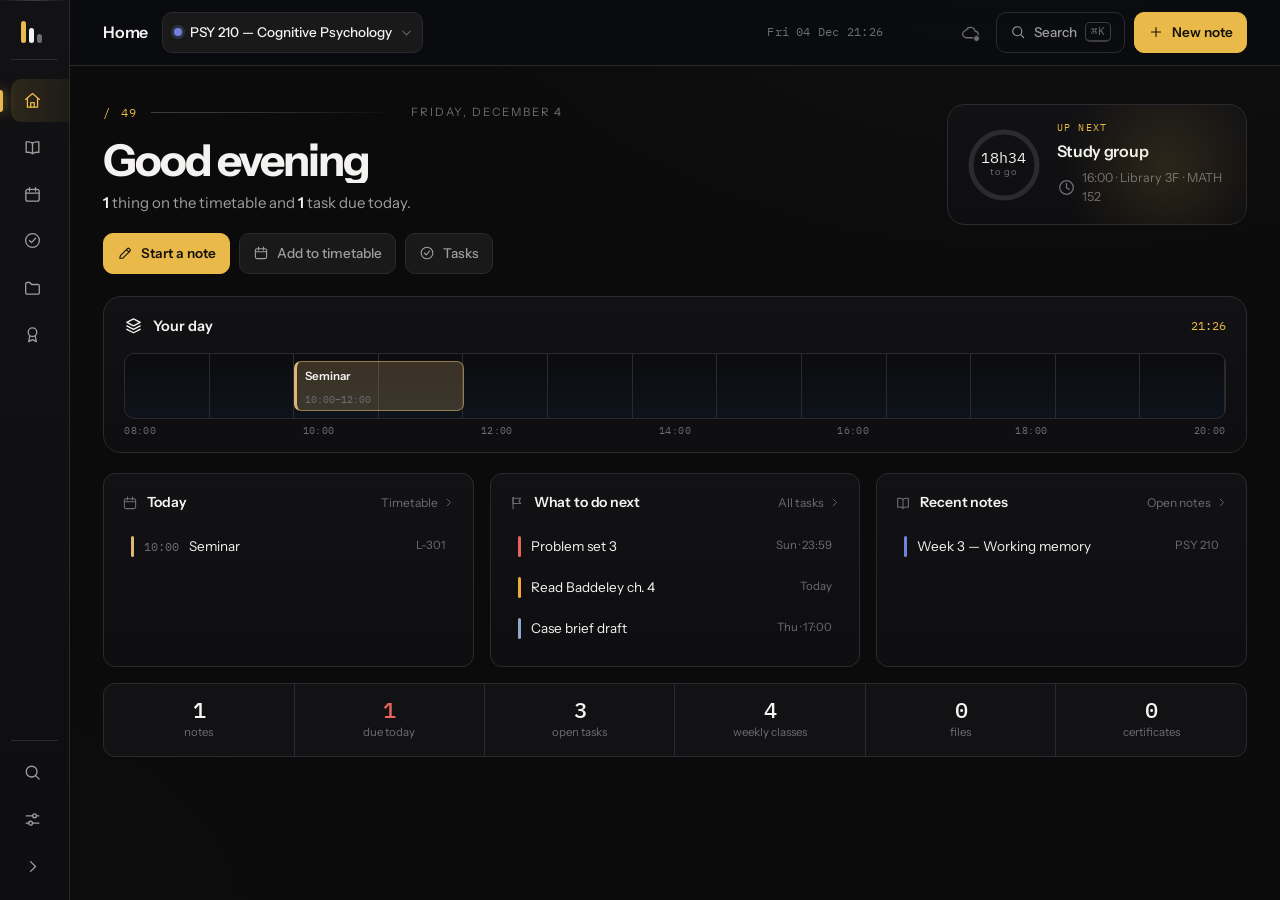
<file: index.html>
<!DOCTYPE html>
<html lang="en">
<head>
<meta charset="utf-8">
<meta name="viewport" content="width=device-width, initial-scale=1, viewport-fit=cover">
<meta name="color-scheme" content="dark">
<meta name="theme-color" content="#0B0B0C">
<meta name="description" content="Studyframe — notes, timetable, tasks, files and certificates in one place, the same on every device.">
<meta name="apple-mobile-web-app-capable" content="yes">
<meta name="apple-mobile-web-app-status-bar-style" content="black-translucent">
<link rel="icon" href="data:image/svg+xml,%3Csvg xmlns='http://www.w3.org/2000/svg' viewBox='0 0 100 100'%3E%3Crect width='100' height='100' rx='24' fill='%230B0B0C'/%3E%3Crect x='22' y='22' width='12' height='56' rx='6' fill='%23E9B94A'/%3E%3Crect x='42' y='22' width='12' height='36' rx='6' fill='%23F4F3F1'/%3E%3Crect x='62' y='22' width='12' height='24' rx='6' fill='%236C6C71'/%3E%3C/svg%3E">
<title>Studyframe</title>
<link rel="preconnect" href="https://fonts.googleapis.com">
<link rel="preconnect" href="https://fonts.gstatic.com" crossorigin>
<link rel="stylesheet" href="https://fonts.googleapis.com/css2?family=Instrument+Sans:ital,wght@0,400;0,500;0,600;0,700;1,400&family=IBM+Plex+Mono:wght@400;500&family=Newsreader:ital,opsz,wght@0,6..72,400;0,6..72,500;0,6..72,600;1,6..72,400&display=swap">
<link rel="stylesheet" href="styles.css">
</head>
<body data-view="home">
<a class="skip" href="#main">Skip to content</a>

<!-- ============================ icon sprite ============================ -->
<svg class="sprite" aria-hidden="true" focusable="false"><defs>
  <g id="i-home"><path d="M3.2 10.6 12 3.3l8.8 7.3"/><path d="M5.6 9.4V20.4h12.8V9.4"/><path d="M9.8 20.4v-5.6h4.4v5.6"/></g>
  <g id="i-notes"><path d="M12 6.6C10.4 5 7.9 4.5 4 5v13.2c3.9-.5 6.4 0 8 1.6 1.6-1.6 4.1-2.1 8-1.6V5c-3.9-.5-6.4 0-8 1.6Z"/><path d="M12 6.6v13.2"/></g>
  <g id="i-cal"><rect x="3.6" y="5.6" width="16.8" height="14.8" rx="2.4"/><path d="M3.6 10.2h16.8M8.2 3.2v4.4M15.8 3.2v4.4"/></g>
  <g id="i-task"><circle cx="12" cy="12" r="8.7"/><path d="m8.2 12 2.6 2.7 5-5.5"/></g>
  <g id="i-files"><path d="M3.4 7.4A1.7 1.7 0 0 1 5.1 5.7h3.6l2.2 2.5h8A1.7 1.7 0 0 1 20.6 10v8.6a1.7 1.7 0 0 1-1.7 1.7H5.1a1.7 1.7 0 0 1-1.7-1.7Z"/></g>
  <g id="i-cert"><circle cx="12" cy="9.1" r="5.4"/><path d="M8.6 13.6 7.2 21l4.8-2.6L16.8 21l-1.4-7.4"/></g>
  <g id="i-search"><circle cx="10.9" cy="10.9" r="6.8"/><path d="m15.9 15.9 4.5 4.5"/></g>
  <g id="i-settings"><path d="M4 7.4h8.2M17 7.4h3M4 16.6h3.2M12 16.6h8"/><circle cx="14.6" cy="7.4" r="2.4"/><circle cx="9.6" cy="16.6" r="2.4"/></g>
  <g id="i-plus"><path d="M12 5.2v13.6M5.2 12h13.6"/></g>
  <g id="i-left"><path d="m14.4 5.8-6.2 6.2 6.2 6.2"/></g>
  <g id="i-right"><path d="m9.6 5.8 6.2 6.2-6.2 6.2"/></g>
  <g id="i-down"><path d="m5.8 9.6 6.2 6.2 6.2-6.2"/></g>
  <g id="i-up"><path d="m5.8 14.4 6.2-6.2 6.2 6.2"/></g>
  <g id="i-cloud"><path d="M7.2 18.6h10.1a4.1 4.1 0 0 0 .5-8.2 5.9 5.9 0 0 0-11.3-1.2A4.7 4.7 0 0 0 7.2 18.6Z"/></g>
  <g id="i-refresh"><path d="M19.4 12a7.4 7.4 0 0 1-12.9 4.9M4.6 12a7.4 7.4 0 0 1 12.9-4.9"/><path d="M17.8 3.6v3.8H14M6.2 20.4v-3.8H10"/></g>
  <g id="i-close"><path d="m6.2 6.2 11.6 11.6M17.8 6.2 6.2 17.8"/></g>
  <g id="i-bell"><path d="M18 9.4a6 6 0 1 0-12 0c0 4.8-2 6.3-2 6.3h16s-2-1.5-2-6.3Z"/><path d="M10.4 19a2 2 0 0 0 3.2 0"/></g>
  <g id="i-trash"><path d="M4.2 6.8h15.6M9.4 6.8V4.3h5.2v2.5"/><path d="m6.6 6.8 1 13.1h8.8l1-13.1"/><path d="M10.3 10.4v6M13.7 10.4v6"/></g>
  <g id="i-down-tray"><path d="M12 3.8v11M7.4 10.6 12 15.2l4.6-4.6M4.4 20.2h15.2"/></g>
  <g id="i-up-tray"><path d="M12 15.2V4M7.4 8.6 12 4l4.6 4.6M4.4 20.2h15.2"/></g>
  <g id="i-ext"><path d="M14.2 3.8h6v6M20.2 3.8l-8.6 8.6"/><path d="M18 13.8v5.4a1 1 0 0 1-1 1H5.2a1 1 0 0 1-1-1V6.8a1 1 0 0 1 1-1h5.4"/></g>
  <g id="i-grid"><rect x="4" y="4" width="7" height="7" rx="1.6"/><rect x="13" y="4" width="7" height="7" rx="1.6"/><rect x="4" y="13" width="7" height="7" rx="1.6"/><rect x="13" y="13" width="7" height="7" rx="1.6"/></g>
  <g id="i-list"><path d="M9 6.4h11M9 12h11M9 17.6h11"/><circle cx="4.9" cy="6.4" r="1.2"/><circle cx="4.9" cy="12" r="1.2"/><circle cx="4.9" cy="17.6" r="1.2"/></g>
  <g id="i-more"><circle cx="5.4" cy="12" r="1.5"/><circle cx="12" cy="12" r="1.5"/><circle cx="18.6" cy="12" r="1.5"/></g>
  <g id="i-bold"><path d="M7.4 4.4h5.4a3.8 3.8 0 0 1 0 7.6H7.4Z"/><path d="M7.4 12h6.4a4 4 0 0 1 0 7.9H7.4Z"/></g>
  <g id="i-italic"><path d="M15.6 4.6h-4.8M13.2 19.4H8.4M14.2 4.6 9.8 19.4"/></g>
  <g id="i-underline"><path d="M6.8 4.2v6.9a5.2 5.2 0 0 0 10.4 0V4.2"/><path d="M5.6 20h12.8"/></g>
  <g id="i-strike"><path d="M4.6 12h14.8"/><path d="M8 8.2c0-2 1.7-3.4 4-3.4 1.9 0 3.3.8 3.9 2.2"/><path d="M8.3 15.5c.5 2 2 3.1 4.2 3.1 2.4 0 4-1.2 4-3"/></g>
  <g id="i-h1"><path d="M4.6 5.4v13.2M11.6 5.4v13.2M4.6 12h7"/><text class="glyph" fill="currentColor" stroke="none" font-family="system-ui,sans-serif" font-size="9" font-weight="700" x="15" y="18.6">1</text></g>
  <g id="i-h2"><path d="M4.6 5.4v13.2M11.6 5.4v13.2M4.6 12h7"/><text class="glyph" fill="currentColor" stroke="none" font-family="system-ui,sans-serif" font-size="9" font-weight="700" x="15" y="18.6">2</text></g>
  <g id="i-h3"><path d="M4.6 5.4v13.2M11.6 5.4v13.2M4.6 12h7"/><text class="glyph" fill="currentColor" stroke="none" font-family="system-ui,sans-serif" font-size="9" font-weight="700" x="15" y="18.6">3</text></g>
  <g id="i-ul"><path d="M9.2 6.4h11M9.2 12h11M9.2 17.6h11"/><circle cx="5" cy="6.4" r="1.4"/><circle cx="5" cy="12" r="1.4"/><circle cx="5" cy="17.6" r="1.4"/></g>
  <g id="i-ol"><path d="M9.6 6.4h10.8M9.6 12h10.8M9.6 17.6h10.8"/><text class="glyph" fill="currentColor" stroke="none" font-family="system-ui,sans-serif" font-size="6.4" font-weight="700" x="3.2" y="8.6">1</text><text class="glyph" fill="currentColor" stroke="none" font-family="system-ui,sans-serif" font-size="6.4" font-weight="700" x="3.2" y="14.2">2</text><text class="glyph" fill="currentColor" stroke="none" font-family="system-ui,sans-serif" font-size="6.4" font-weight="700" x="3.2" y="19.8">3</text></g>
  <g id="i-quote"><path d="M5 5.2v13.6"/><path d="M9.6 8.4h10M9.6 12h10M9.6 15.6h6.4"/></g>
  <g id="i-code"><path d="m9 7.6-4.6 4.4L9 16.4M15 7.6l4.6 4.4L15 16.4"/></g>
  <g id="i-mark"><path d="M4.6 20.2h14.8"/><path d="m6.6 16.6 1-3.2 7.8-7.8a1.9 1.9 0 0 1 2.7 2.7l-7.8 7.8Z"/></g>
  <g id="i-link"><path d="m9.5 14.5 5-5"/><path d="M13.2 7.2 14.7 5.7a3.6 3.6 0 0 1 5.1 5.1L18.3 12.3"/><path d="M10.8 16.8 9.3 18.3a3.6 3.6 0 0 1-5.1-5.1L5.7 11.7"/></g>
  <g id="i-undo"><path d="M4.6 9.6h9.2a5.6 5.6 0 1 1 0 11.2H9"/><path d="m8.2 5.4-3.6 4.2 3.6 4.2"/></g>
  <g id="i-redo"><path d="M19.4 9.6h-9.2a5.6 5.6 0 1 0 0 11.2H15"/><path d="m15.8 5.4 3.6 4.2-3.6 4.2"/></g>
  <g id="i-eraser"><path d="M6.4 19.6h12.8"/><path d="m9.6 19.6-5-5a1.6 1.6 0 0 1 0-2.2l7.2-7.2a1.6 1.6 0 0 1 2.2 0l4.2 4.2a1.6 1.6 0 0 1 0 2.2l-8 8Z"/></g>
  <g id="i-clock"><circle cx="12" cy="12" r="8.6"/><path d="M12 6.8v5.5l3.4 2"/></g>
  <g id="i-flag"><path d="M6 3.4v17.2"/><path d="M6 4.8h11.4L15 8.8l2.4 4H6Z"/></g>
  <g id="i-check"><path d="m5 12.4 4.8 4.8L19 6.6"/></g>
  <g id="i-eye"><path d="M2.6 12S6.1 6.2 12 6.2 21.4 12 21.4 12 17.9 17.8 12 17.8 2.6 12 2.6 12Z"/><circle cx="12" cy="12" r="2.8"/></g>
  <g id="i-pencil"><path d="m4.2 19.8.9-3.8 10.6-10.6a1.8 1.8 0 0 1 2.5 0l1.2 1.2a1.8 1.8 0 0 1 0 2.5L8.8 19.7Z"/><path d="m14.2 6.8 3.7 3.7"/></g>
  <g id="i-img"><rect x="3.8" y="5" width="16.4" height="14" rx="2"/><circle cx="8.8" cy="10" r="1.7"/><path d="m5 17.4 4.6-4.6 3.1 3.1 3.4-3.4 3.9 3.9"/></g>
  <g id="i-doc"><path d="M13.4 3.4H6.7a1.6 1.6 0 0 0-1.6 1.6v14a1.6 1.6 0 0 0 1.6 1.6h10.6a1.6 1.6 0 0 0 1.6-1.6V8.6Z"/><path d="M13.4 3.4v5.2h5.5M8.3 13h7.4M8.3 16.4h5"/></g>
  <g id="i-warn"><path d="M12 4.2 20.8 19.6H3.2Z"/><path d="M12 10.2v4.2"/><circle cx="12" cy="17" r="1"/></g>
  <g id="i-layers"><path d="m12 3.6 8.4 4.4L12 12.4 3.6 8Z"/><path d="m3.6 12.4 8.4 4.4 8.4-4.4"/><path d="m3.6 16.8 8.4 4.4 8.4-4.4"/></g>
</defs></svg>

<div class="app" id="app">

  <!-- ============================ desktop rail ============================ -->
  <nav class="rail" id="rail" aria-label="Sections">
    <button class="rail-logo" data-act="view" data-view="home" title="Studyframe">
      <span class="logo-bars" aria-hidden="true"><i></i><i></i><i></i></span>
      <span class="lbl">Studyframe</span>
    </button>

    <ul class="rail-list" id="railList"></ul>

    <div class="rail-foot">
      <button class="rail-btn" data-act="palette" title="Search">
        <svg class="ic" viewBox="0 0 24 24"><use href="#i-search"></use></svg><span class="lbl">Search</span>
      </button>
      <button class="rail-btn" data-act="view" data-view="settings" title="Settings">
        <svg class="ic" viewBox="0 0 24 24"><use href="#i-settings"></use></svg><span class="lbl">Settings</span>
      </button>
      <button class="rail-btn rail-expand" data-act="rail" aria-expanded="false" title="Expand menu">
        <svg class="ic chev" viewBox="0 0 24 24"><use href="#i-right"></use></svg><span class="lbl">Collapse</span>
      </button>
    </div>
  </nav>

  <div class="stage">
    <!-- ============================ top bar ============================ -->
    <header class="topbar">
      <button class="mob-brand" data-act="view" data-view="home">
        <span class="logo-bars" aria-hidden="true"><i></i><i></i><i></i></span>
      </button>

      <div class="crumb" id="crumb"></div>

      <div class="subject-pick">
        <label class="vh" for="subjectSel">Active subject</label>
        <span class="sdot" id="subjectDot" aria-hidden="true"></span>
        <select id="subjectSel" data-act="subject"></select>
        <svg class="ic chev" viewBox="0 0 24 24" aria-hidden="true"><use href="#i-down"></use></svg>
      </div>

      <div class="topbar-right">
        <span class="clock" id="clock"></span>
        <span class="saved" id="saved" role="status" aria-live="polite"></span>
        <button class="icon-btn sync-btn" id="syncBtn" data-act="sync-badge" data-state="off" aria-label="Sync">
          <svg class="ic" viewBox="0 0 24 24"><use href="#i-cloud"></use></svg><span class="sync-pip" aria-hidden="true"></span>
        </button>
        <button class="icon-btn phone-only" data-act="palette" aria-label="Search">
          <svg class="ic" viewBox="0 0 24 24"><use href="#i-search"></use></svg>
        </button>
        <button class="btn btn-ghost desk-only" data-act="palette">
          <svg class="ic" viewBox="0 0 24 24"><use href="#i-search"></use></svg>Search<kbd>⌘K</kbd>
        </button>
        <button class="btn btn-accent" id="primaryBtn" data-act="primary">
          <svg class="ic" viewBox="0 0 24 24"><use href="#i-plus"></use></svg><span class="t" id="primaryLabel">New note</span>
        </button>
      </div>
    </header>

    <main id="main" class="view" tabindex="-1"><!-- replaced by the first render; visible only if app.js never ran -->
      <div class="boot-fallback">
        <h2>Studyframe didn&rsquo;t start</h2>
        <p><code>app.js</code> or <code>styles.css</code> could not be loaded.</p>
        <p>All three files &mdash; <code>index.html</code>, <code>styles.css</code> and
           <code>app.js</code> &mdash; have to sit in the <b>same folder</b>. Opening
           <code>index.html</code> on its own gives you this page.</p>
        <p>Press <kbd>F12</kbd> and open the Console tab to see which file is missing.</p>
      </div>
    </main>
  </div>
</div>

<!-- ============================ mobile tab bar ============================ -->
<nav class="tabbar" id="tabbar" aria-label="Sections"></nav>

<!-- ============================ overlays ============================ -->
<div class="modal" id="palette" hidden role="dialog" aria-modal="true" aria-label="Search">
  <div class="modal-box palette-box">
    <div class="palette-head">
      <svg class="ic" viewBox="0 0 24 24" aria-hidden="true"><use href="#i-search"></use></svg>
      <input id="paletteInput" type="search" placeholder="Search notes, tasks, files, certificates…" autocomplete="off" spellcheck="false">
      <button class="icon-btn" data-act="close-palette" aria-label="Close search"><svg class="ic" viewBox="0 0 24 24"><use href="#i-close"></use></svg></button>
    </div>
    <div class="palette-scope" role="radiogroup" aria-label="Search scope">
      <label><input type="radio" name="scope" value="subject" checked><span>This subject</span></label>
      <label><input type="radio" name="scope" value="all"><span>Everything</span></label>
    </div>
    <ul id="paletteResults" class="palette-results"></ul>
  </div>
</div>

<div class="modal sheet-modal" id="sheet" hidden role="dialog" aria-modal="true" aria-label="Edit">
  <div class="modal-box" id="sheetBox"></div>
</div>

<div class="lightbox" id="lightbox" hidden role="dialog" aria-modal="true" aria-label="File preview">
  <header class="lb-bar">
    <span class="lb-name" id="lbName"></span>
    <span class="spacer"></span>
    <button class="icon-btn" data-act="lb-download" aria-label="Download"><svg class="ic" viewBox="0 0 24 24"><use href="#i-down-tray"></use></svg></button>
    <button class="icon-btn" data-act="close-lightbox" aria-label="Close preview"><svg class="ic" viewBox="0 0 24 24"><use href="#i-close"></use></svg></button>
  </header>
  <div class="lb-body" id="lbBody"></div>
</div>

<div class="rem-stack" id="remStack" aria-live="polite"></div>
<div class="toast" id="toast" role="status" aria-live="polite" hidden></div>

<script src="app.js"></script>
</body>
</html>
</file>
<file: styles.css>
/* ==========================================================================
   Studyframe — styles.css
   "Desk at night": a cool blue-graphite instrument everywhere, except the notes
   page, which flips to warm ruled paper. Two materials, one app.
   ========================================================================== */

:root{
  /* surfaces */
  --void:#0B0B0C;
  --pane:#121214;
  --raise:#191919;
  --hover:#242427;
  --rule:#2B2B2F;
  --rule2:#3C3C42;

  /* ink */
  --ink:#F4F3F1;
  --ink2:#9E9E9F;
  --ink3:#6C6C71;

  /* accents */
  --iris:#E9B94A;
  --iris-soft:rgba(233,185,74,.13);
  --iris-ink:#15120A;
  --mint:#7FC2AB;
  --amber:#F0A93C;
  --rose:#E8635C;

  /* priority scale */
  --p3:#E8635C;  /* critical */
  --p2:#F0A93C;  /* high */
  --p1:#8FA6CE;  /* normal */
  --p0:#6C6C71;  /* low */

  /* paper (notes only) */
  --paper:#F3EEE2;
  --paper2:#EAE3D3;
  --paper-ink:#2B2822;
  --paper-ink2:#6B6353;
  --paper-rule:#DFD6C2;
  --paper-margin:#C98B86;

  --r:12px; --r-sm:8px; --r-lg:18px;
  --pad:clamp(16px,2.6vw,34px);
  --sans:'Instrument Sans',ui-sans-serif,system-ui,-apple-system,'Segoe UI',Roboto,sans-serif;
  --mono:'IBM Plex Mono',ui-monospace,SFMono-Regular,Menlo,monospace;
  --serif:'Newsreader',Georgia,'Times New Roman',serif;
  --ease:cubic-bezier(.2,.9,.25,1);
  --spring:cubic-bezier(.34,1.4,.5,1);
  --shadow:0 18px 50px -24px rgba(0,0,0,.9),0 2px 8px -2px rgba(0,0,0,.5);
  --glow:0 0 0 1px rgba(233,185,74,.30),0 10px 34px -14px rgba(233,185,74,.42);
  --tabbar-h:0px;
}

*{box-sizing:border-box}
html,body{height:100%}
body{
  margin:0;
  background:
    radial-gradient(1100px 640px at 82% -10%,#1C1C1E55 0,transparent 60%),
    radial-gradient(760px 520px at -6% 102%,#17171930 0,transparent 58%),
    var(--void);
  background-attachment:fixed;
  color:var(--ink);
  font:15px/1.55 var(--sans);
  -webkit-font-smoothing:antialiased;
  -webkit-tap-highlight-color:transparent;
  overscroll-behavior-y:none;
}
/* The hidden attribute has to beat component rules that set their own display.
   .modal and .lightbox both declare display:grid, and an author rule outranks
   the browser's own [hidden]{display:none} — without !important here the search
   dialog, the edit sheet and the file lightbox all sit open over the app on
   load, which reads as a blank screen that swallows every click. */
[hidden]{display:none!important}
button,input,select,textarea{font:inherit;color:inherit}
button{background:none;border:0;padding:0;cursor:pointer;color:inherit}
a{color:var(--iris);text-underline-offset:3px}
h1,h2,h3,h4,p,ul,ol{margin:0}
ul,ol{padding:0;list-style:none}
kbd{font:11px/1 var(--mono);border:1px solid var(--rule2);border-bottom-width:2px;border-radius:5px;padding:3px 5px;color:var(--ink3)}
.sprite{position:absolute;width:0;height:0;overflow:hidden}
/* <use> clones live in a shadow tree, so document rules cannot reach inside it.
   Only inherited properties cross that line — set them on the host <svg>. */
.ic{width:19px;height:19px;flex:none;color:inherit;pointer-events:none;
  fill:none;stroke:currentColor;stroke-width:1.65;stroke-linecap:round;stroke-linejoin:round}
.spacer{flex:1}
/* Sits inside <main> in the markup and is overwritten by the first render, so a
   failed script shows an explanation instead of an unlit screen. */
.boot-fallback{max-width:46ch;margin:14vh auto;padding:26px 28px;border:1px solid var(--rule);border-radius:var(--r-lg);background:var(--pane);color:var(--ink2);line-height:1.6}
.boot-fallback h2{font-size:19px;font-weight:600;color:var(--ink);letter-spacing:-.02em;margin-bottom:10px}
.boot-fallback p{margin-bottom:9px}
.boot-fallback code{font:12.5px/1 var(--mono);color:var(--iris);background:var(--raise);border:1px solid var(--rule);border-radius:5px;padding:2px 5px}
.boot-fallback b{color:var(--ink);font-weight:600}
.vh{position:absolute;width:1px;height:1px;overflow:hidden;clip:rect(0 0 0 0);white-space:nowrap}
.skip{position:absolute;left:-999px}
.skip:focus{left:10px;top:10px;z-index:999;background:var(--iris);color:var(--iris-ink);padding:9px 14px;border-radius:8px}
:focus-visible{outline:2px solid var(--iris);outline-offset:2px;border-radius:4px}
.num{font-family:var(--mono);font-variant-numeric:tabular-nums;letter-spacing:-.02em}

*{scrollbar-width:thin;scrollbar-color:var(--rule2) transparent}
::-webkit-scrollbar{width:11px;height:11px}
::-webkit-scrollbar-track{background:transparent}
::-webkit-scrollbar-thumb{background:var(--rule);border:3px solid transparent;background-clip:content-box;border-radius:9px}
::-webkit-scrollbar-thumb:hover{background:var(--rule2);background-clip:content-box}

@media (prefers-reduced-motion:reduce){
  *,*::before,*::after{transition-duration:.01ms!important;animation-duration:.01ms!important;animation-delay:0ms!important;animation-iteration-count:1!important;scroll-behavior:auto!important}
}

/* ==========================================================================
   Shell
   ========================================================================== */
.app{display:grid;grid-template-columns:70px 1fr;height:100vh;height:100dvh;transition:grid-template-columns .34s var(--ease)}
.app.rail-open{grid-template-columns:224px 1fr}

.rail{
  display:flex;flex-direction:column;gap:3px;padding:14px 11px 12px;overflow:hidden;position:relative;
  background:linear-gradient(180deg,var(--pane),#0E0E10);
  border-right:1px solid var(--rule);
}
.rail::after{content:"";position:absolute;inset:0 0 auto;height:1px;background:linear-gradient(90deg,transparent,var(--rule2),transparent)}
.rail-list{display:grid;gap:3px;margin-top:14px}

.rail-logo{display:flex;align-items:center;gap:14px;padding:6px 10px 14px;border-bottom:1px solid var(--rule);margin-bottom:2px}
.logo-bars{display:flex;align-items:flex-end;gap:3px;height:22px;flex:none;width:26px}
.logo-bars i{width:5px;border-radius:3px;display:block;transform-origin:bottom}
.logo-bars i:nth-child(1){height:22px;background:var(--iris)}
.logo-bars i:nth-child(2){height:15px;background:var(--ink)}
.logo-bars i:nth-child(3){height:9px;background:var(--ink3)}
.rail-logo:hover .logo-bars i{animation:bar-bounce .6s var(--spring)}
.rail-logo:hover .logo-bars i:nth-child(2){animation-delay:.06s}
.rail-logo:hover .logo-bars i:nth-child(3){animation-delay:.12s}
@keyframes bar-bounce{50%{transform:scaleY(1.35)}}
.rail-logo .lbl{font-weight:700;letter-spacing:-.03em;font-size:16px}

.rail-btn{display:flex;align-items:center;gap:14px;width:100%;padding:11px 12px;border-radius:10px;color:var(--ink2);text-align:left;position:relative;transition:background .18s var(--ease),color .18s var(--ease)}
.rail-btn .lbl{white-space:nowrap;font-size:14px;font-weight:500;opacity:0;transform:translateX(-6px);transition:opacity .2s var(--ease),transform .2s var(--ease)}
.app.rail-open .lbl{opacity:1;transform:none}
.rail-logo .lbl{white-space:nowrap;opacity:0;transform:translateX(-6px);transition:opacity .2s var(--ease),transform .2s var(--ease)}
.rail-btn:hover{background:var(--raise);color:var(--ink)}
.rail-btn::before{content:"";position:absolute;left:-11px;top:50%;width:3px;height:0;border-radius:0 3px 3px 0;background:var(--iris);transform:translateY(-50%);transition:height .28s var(--spring)}
.rail-btn[aria-current="page"]{color:var(--ink);background:linear-gradient(90deg,var(--iris-soft),transparent 80%)}
.rail-btn[aria-current="page"]::before{height:22px;box-shadow:0 0 12px var(--iris)}
.rail-btn[aria-current="page"] .ic{color:var(--iris)}
.rail-btn .ic{transition:transform .28s var(--spring)}
.rail-btn:active .ic{transform:scale(.86)}
.rail-btn .badge{margin-left:auto;font:11px/1 var(--mono);background:var(--rose);color:#fff;padding:4px 6px;border-radius:20px;opacity:0;transition:opacity .2s}
.app.rail-open .rail-btn .badge{opacity:1}
.rail-foot{margin-top:auto;display:grid;gap:3px;border-top:1px solid var(--rule);padding-top:10px}
.rail-expand .chev{transition:transform .34s var(--ease)}
.app.rail-open .rail-expand .chev{transform:rotate(180deg)}

.stage{display:grid;grid-template-rows:auto 1fr;min-width:0;min-height:0}

/* ---------- top bar ---------- */
.topbar{
  display:flex;align-items:center;gap:14px;padding:12px var(--pad);
  border-bottom:1px solid var(--rule);
  background:rgba(10,12,16,.72);backdrop-filter:blur(14px) saturate(150%);
  position:sticky;top:0;z-index:30;
}
.mob-brand{display:none}
.crumb{font-weight:600;letter-spacing:-.02em;font-size:16px;white-space:nowrap;overflow:hidden;text-overflow:ellipsis}
.crumb .sub{color:var(--ink3);font-weight:400}

.subject-pick{position:relative;display:flex;align-items:center;gap:8px;background:var(--raise);border:1px solid var(--rule);border-radius:10px;padding:0 30px 0 11px;transition:border-color .2s var(--ease),background .2s var(--ease)}
.subject-pick:hover{border-color:var(--rule2);background:var(--hover)}
.subject-pick .sdot{width:8px;height:8px;border-radius:50%;background:var(--iris);flex:none;box-shadow:0 0 0 3px color-mix(in srgb,var(--iris) 22%,transparent)}
.subject-pick select{appearance:none;background:none;border:0;padding:9px 0;max-width:240px;cursor:pointer;font-size:13.5px;font-weight:500}
.subject-pick select option{background:var(--pane);color:var(--ink)}
.subject-pick .chev{position:absolute;right:8px;width:15px;height:15px;color:var(--ink3);pointer-events:none}

.topbar-right{margin-left:auto;display:flex;align-items:center;gap:9px}
.clock{font:12px/1 var(--mono);color:var(--ink3);letter-spacing:.02em;white-space:nowrap;font-variant-numeric:tabular-nums}
.saved{font-size:11.5px;color:var(--mint);min-width:52px;text-align:right;opacity:0;transition:opacity .25s}
.saved:not(:empty){opacity:1}

/* ---------- main ---------- */
main.view{overflow-y:auto;overflow-x:hidden;padding:clamp(20px,3vw,38px) var(--pad) calc(60px + var(--tabbar-h));scroll-behavior:smooth}
.wrap{max-width:1180px;margin:0 auto}
main.view.enter>*{animation:view-in .42s var(--ease) both}
@keyframes view-in{from{opacity:0;transform:translateY(10px)}}

/* ==========================================================================
   Controls
   ========================================================================== */
.btn{
  display:inline-flex;align-items:center;gap:8px;white-space:nowrap;
  background:var(--raise);border:1px solid var(--rule);color:var(--ink2);
  padding:9px 13px;border-radius:10px;font-size:13.5px;font-weight:500;
  transition:background .18s var(--ease),border-color .18s var(--ease),color .18s var(--ease),transform .12s var(--ease),box-shadow .25s var(--ease);
}
.btn:hover{background:var(--hover);border-color:var(--rule2);color:var(--ink)}
.btn:active{transform:translateY(1px) scale(.985)}
.btn .ic{width:16px;height:16px}
.btn-accent{background:var(--iris);border-color:var(--iris);color:var(--iris-ink);font-weight:600}
.btn-accent:hover{background:#F3CB6E;border-color:#F3CB6E;color:var(--iris-ink);box-shadow:var(--glow)}
.btn-ghost{background:transparent}
.btn-sm{padding:6px 10px;font-size:12.5px;border-radius:8px}
.btn-sm .ic{width:15px;height:15px}
.btn-danger{color:var(--rose)}
.btn-danger:hover{background:color-mix(in srgb,var(--rose) 14%,transparent);border-color:color-mix(in srgb,var(--rose) 45%,transparent);color:var(--rose)}
.btn[disabled]{opacity:.45;pointer-events:none}

.icon-btn{display:inline-grid;place-items:center;width:34px;height:34px;border-radius:9px;color:var(--ink2);border:1px solid transparent;transition:background .18s,color .18s,border-color .18s,transform .12s}
.icon-btn:hover{background:var(--hover);color:var(--ink);border-color:var(--rule)}
.icon-btn:active{transform:scale(.9)}
.icon-btn.danger:hover{color:var(--rose)}

.seg{display:inline-flex;background:var(--raise);border:1px solid var(--rule);border-radius:10px;padding:3px;gap:2px;position:relative}
.seg button{padding:6px 13px;border-radius:7px;font-size:13px;font-weight:500;color:var(--ink3);transition:color .2s var(--ease),background .2s var(--ease)}
.seg button:hover{color:var(--ink2)}
.seg button[aria-pressed="true"]{background:var(--hover);color:var(--ink);box-shadow:inset 0 1px 0 rgba(255,255,255,.05)}

.field{display:grid;gap:6px}
.field>span{font-size:12.5px;color:var(--ink2);font-weight:500}
input[type=text],input[type=password],input[type=date],input[type=time],input[type=url],input[type=search],input[type=number],select,textarea{
  background:var(--void);border:1px solid var(--rule);border-radius:9px;padding:10px 11px;width:100%;
  transition:border-color .18s var(--ease),box-shadow .18s var(--ease),background .18s var(--ease);font-size:14px;
}
input:hover,select:hover,textarea:hover{border-color:var(--rule2)}
input:focus,select:focus,textarea:focus{outline:0;border-color:var(--iris);box-shadow:0 0 0 3px var(--iris-soft);background:var(--pane)}
input::placeholder,textarea::placeholder{color:var(--ink3)}
select{appearance:none;cursor:pointer;background-image:linear-gradient(45deg,transparent 50%,var(--ink3) 50%),linear-gradient(135deg,var(--ink3) 50%,transparent 50%);background-position:calc(100% - 15px) 50%,calc(100% - 10px) 50%;background-size:5px 5px;background-repeat:no-repeat;padding-right:30px}
select option{background:var(--pane)}
input[type=date],input[type=time]{font-family:var(--mono);font-size:13px}
::-webkit-calendar-picker-indicator{filter:invert(.65);cursor:pointer}
.grid2{display:grid;grid-template-columns:1fr 1fr;gap:12px}
.form-actions{display:flex;align-items:center;gap:9px;margin-top:20px;padding-top:16px;border-top:1px solid var(--rule)}

.switch{display:flex;align-items:center;gap:11px;cursor:pointer;font-size:14px}
.switch input{position:absolute;opacity:0;pointer-events:none}
.switch .tr{width:40px;height:23px;border-radius:14px;background:var(--hover);border:1px solid var(--rule);position:relative;flex:none;transition:background .25s var(--ease),border-color .25s var(--ease)}
.switch .tr::after{content:"";position:absolute;top:2px;left:2px;width:17px;height:17px;border-radius:50%;background:var(--ink3);transition:transform .3s var(--spring),background .25s}
.switch input:checked+.tr{background:var(--iris-soft);border-color:var(--iris)}
.switch input:checked+.tr::after{transform:translateX(17px);background:var(--iris)}
.switch input:focus-visible+.tr{outline:2px solid var(--iris);outline-offset:2px}

.chip{display:inline-flex;align-items:center;gap:6px;padding:5px 10px;border-radius:20px;border:1px solid var(--rule);background:var(--raise);font-size:12px;color:var(--ink2);font-weight:500;transition:background .18s,border-color .18s,color .18s}
button.chip:hover{border-color:var(--rule2);color:var(--ink)}
button.chip[aria-pressed="true"]{background:var(--iris-soft);border-color:var(--iris);color:var(--ink)}
.tag{display:inline-flex;align-items:center;gap:5px;font:11px/1 var(--mono);padding:4px 7px;border-radius:6px;border:1px solid var(--rule2);color:var(--ink2);white-space:nowrap}
.tag .sdot{width:6px;height:6px;border-radius:50%;background:currentColor}

/* ---------- panels ---------- */
.card{background:linear-gradient(180deg,var(--pane),#0D1119);border:1px solid var(--rule);border-radius:var(--r);padding:20px}
.card-h{display:flex;align-items:center;gap:10px;margin-bottom:14px}
.card-h h3{font-size:14.5px;font-weight:600;letter-spacing:-.01em}
.card-h .ic{color:var(--ink3);width:17px;height:17px}
.sec-h{display:flex;align-items:flex-end;gap:12px;flex-wrap:wrap;margin-bottom:16px}
.sec-h h2{font-size:clamp(20px,2.4vw,26px);font-weight:700;letter-spacing:-.035em}
.sec-h p{color:var(--ink3);font-size:13.5px;padding-bottom:3px}
.sec-h .spacer{min-width:8px}
.hint{color:var(--ink3);font-size:12.5px}
.empty{color:var(--ink3);font-size:13.5px;padding:22px 4px;text-align:center;border:1px dashed var(--rule);border-radius:var(--r);background:rgba(255,255,255,.012)}
.empty b{display:block;color:var(--ink2);font-weight:600;margin-bottom:4px;font-size:14px}
.hr{border:0;border-top:1px solid var(--rule);margin:18px 0}
.cols{display:grid;gap:16px;grid-template-columns:repeat(auto-fit,minmax(290px,1fr))}

/* ==========================================================================
   Mobile tab bar
   ========================================================================== */
.tabbar{display:none}

/* ==========================================================================
   Overlays: search, sheet, lightbox, toast, reminders
   ========================================================================== */
.modal{position:fixed;inset:0;z-index:120;background:rgba(5,7,11,.66);backdrop-filter:blur(6px);display:grid;animation:fade .22s var(--ease)}
@keyframes fade{from{opacity:0}}
#palette{place-items:start center;padding:12vh 16px 16px}
.modal-box{background:linear-gradient(180deg,#141922,#111113);border:1px solid var(--rule2);border-radius:var(--r-lg);box-shadow:var(--shadow);width:min(640px,100%);animation:pop .3s var(--spring);max-height:82vh;overflow:auto}
@keyframes pop{from{opacity:0;transform:translateY(14px) scale(.97)}}
.modal-box h3{font-size:17px;font-weight:700;letter-spacing:-.025em;margin-bottom:16px}

.palette-box{overflow:hidden;display:flex;flex-direction:column}
.palette-head{display:flex;align-items:center;gap:10px;padding:14px 14px 12px;border-bottom:1px solid var(--rule)}
.palette-head .ic{color:var(--ink3)}
.palette-head input{background:none;border:0;padding:0;font-size:16px}
.palette-head input:focus{box-shadow:none;background:none}
.palette-scope{display:flex;gap:6px;padding:10px 14px;border-bottom:1px solid var(--rule)}
.palette-scope label{cursor:pointer}
.palette-scope input{position:absolute;opacity:0;pointer-events:none}
.palette-scope span{display:inline-block;padding:5px 11px;border-radius:20px;font-size:12.5px;color:var(--ink3);border:1px solid transparent;transition:.18s var(--ease)}
.palette-scope input:checked+span{background:var(--iris-soft);color:var(--ink);border-color:var(--iris)}
.palette-scope input:focus-visible+span{outline:2px solid var(--iris);outline-offset:2px}
.palette-results{overflow:auto;max-height:52vh;padding:8px}
.palette-results li+li{margin-top:2px}
.palette-results button{display:flex;align-items:center;gap:11px;width:100%;text-align:left;padding:10px 11px;border-radius:9px;font-size:14px;transition:background .14s}
.palette-results button:hover,.palette-results button.active{background:var(--hover)}
.palette-results .k{font:10px/1 var(--mono);text-transform:uppercase;letter-spacing:.06em;color:var(--ink3);border:1px solid var(--rule2);padding:4px 5px;border-radius:5px;flex:none;width:52px;text-align:center}
.palette-results .lb{flex:1;overflow:hidden;text-overflow:ellipsis;white-space:nowrap}
.palette-results .meta{color:var(--ink3);font-size:12px;white-space:nowrap}

.sheet-modal{place-items:center;padding:20px}
#sheetBox{padding:22px}

.lightbox{position:fixed;inset:0;z-index:140;background:rgba(5,7,11,.93);backdrop-filter:blur(10px);display:grid;grid-template-rows:auto 1fr;animation:fade .2s var(--ease)}
.lb-bar{display:flex;align-items:center;gap:10px;padding:12px 16px;border-bottom:1px solid var(--rule)}
.lb-name{font-size:14px;font-weight:600;overflow:hidden;text-overflow:ellipsis;white-space:nowrap}
.lb-body{overflow:auto;display:grid;place-items:center;padding:18px}
.lb-body img{max-width:100%;max-height:100%;border-radius:var(--r);box-shadow:var(--shadow)}
.lb-body iframe{width:100%;height:100%;min-height:70vh;border:0;border-radius:var(--r);background:#fff}
.lb-body pre{width:100%;max-width:900px;white-space:pre-wrap;font:13px/1.7 var(--mono);background:var(--pane);border:1px solid var(--rule);border-radius:var(--r);padding:18px;color:var(--ink2)}

.toast{position:fixed;left:50%;bottom:calc(26px + var(--tabbar-h));transform:translateX(-50%);z-index:200;background:#1A2130;border:1px solid var(--rule2);color:var(--ink);padding:11px 17px;border-radius:30px;box-shadow:var(--shadow);font-size:13.5px;font-weight:500;animation:toast-in .36s var(--spring);max-width:min(92vw,460px)}
@keyframes toast-in{from{opacity:0;transform:translate(-50%,16px) scale(.95)}}

.rem-stack{position:fixed;right:18px;bottom:calc(18px + var(--tabbar-h));z-index:190;display:grid;gap:10px;width:min(330px,calc(100vw - 36px))}
.rem-card{position:relative;background:linear-gradient(180deg,#1A2130,#1A1A1D);border:1px solid var(--rule2);border-radius:14px;padding:14px 16px;box-shadow:var(--shadow);overflow:hidden;animation:rem-in .42s var(--spring)}
@keyframes rem-in{from{opacity:0;transform:translateX(26px) scale(.96)}}
.rem-card.out{animation:rem-out .3s var(--ease) forwards}
@keyframes rem-out{to{opacity:0;transform:translateX(26px) scale(.96)}}
.rem-card .life{position:absolute;left:0;bottom:0;height:2px;background:var(--iris);animation:life 45s linear forwards}
@keyframes life{from{width:100%}to{width:0}}
.rem-card .x{position:absolute;top:8px;right:9px;width:26px;height:26px;border-radius:7px;color:var(--ink3);display:grid;place-items:center}
.rem-card .x:hover{background:var(--hover);color:var(--ink)}
.rem-card .k{font:10px/1 var(--mono);text-transform:uppercase;letter-spacing:.1em;color:var(--iris);margin-bottom:7px}
.rem-card .t{font-weight:600;font-size:15px;letter-spacing:-.015em;padding-right:24px}
.rem-card .m{color:var(--ink3);font-size:12.5px;margin-top:4px}

/* ==========================================================================
   Home — the day tape is the hero
   ========================================================================== */
.home-top{display:grid;grid-template-columns:minmax(0,1fr) 300px;gap:20px;align-items:start;margin-bottom:22px}
.greet{font-size:clamp(26px,4.2vw,44px);font-weight:700;letter-spacing:-.045em;line-height:1.04;margin-bottom:8px}
.greet .w{display:inline-block;overflow:hidden;vertical-align:bottom}
.greet .w>span{display:inline-block;animation:rise .72s var(--ease) both}
@keyframes rise{from{transform:translateY(105%)}}
.greet em{font-style:normal;color:var(--iris)}
.home-date{font:12px/1 var(--mono);color:var(--ink3);letter-spacing:.06em;margin-bottom:14px}

/* hero index marker — "/ 07 ———— Friday, 18 September" */
.hero-mark{display:flex;align-items:center;gap:13px;margin-bottom:16px;max-width:460px}
.hero-mark .num{font:12px/1 var(--mono);color:var(--iris);letter-spacing:.14em}
.hero-mark .mk-rule{flex:1;height:1px;background:linear-gradient(90deg,var(--rule2),var(--rule) 55%,transparent);transform-origin:left;animation:mk-draw .9s var(--ease) both .18s}
.hero-mark .mk-day{font-size:11.5px;letter-spacing:.16em;text-transform:uppercase;color:var(--ink3);white-space:nowrap}
@keyframes mk-draw{from{transform:scaleX(0)}}
.home-line{color:var(--ink2);font-size:15px;max-width:52ch}
.home-line b{color:var(--ink);font-weight:600}
.home-cta{display:flex;flex-wrap:wrap;gap:9px;margin-top:18px}
/* Each button keeps its natural width so the row wraps on a narrow screen
   instead of crushing the first button and spilling its label off the edge. */
.home-cta>.btn{flex:0 0 auto}

/* next-up dial */
.dial{background:linear-gradient(180deg,var(--pane),#0E0E10);border:1px solid var(--rule);border-radius:var(--r-lg);padding:18px;display:grid;grid-template-columns:76px 1fr;gap:15px;align-items:center;position:relative;overflow:hidden}
.dial::before{content:"";position:absolute;inset:-40% -10% auto auto;width:220px;height:220px;background:radial-gradient(circle,var(--iris-soft),transparent 66%);pointer-events:none}
.dial-ring{position:relative;width:76px;height:76px}
.dial-ring svg{width:100%;height:100%;transform:rotate(-90deg)}
.dial-ring circle{fill:none;stroke-width:5;stroke-linecap:round}
.dial-ring .bg{stroke:var(--rule)}
.dial-ring .fg{stroke:var(--iris);transition:stroke-dashoffset .9s var(--ease);filter:drop-shadow(0 0 6px rgba(233,185,74,.45))}
.dial-ring .mid{position:absolute;inset:0;display:grid;place-content:center;text-align:center}
.dial-ring .mid b{font:15px/1 var(--mono);font-variant-numeric:tabular-nums}
.dial-ring .mid span{font-size:9.5px;color:var(--ink3);letter-spacing:.08em}
.dial-k{font:10px/1 var(--mono);letter-spacing:.12em;text-transform:uppercase;color:var(--iris)}
.dial-t{font-weight:600;font-size:16px;letter-spacing:-.02em;margin:6px 0 4px;overflow:hidden;text-overflow:ellipsis;white-space:nowrap}
.dial-m{color:var(--ink3);font-size:12.5px;display:flex;align-items:center;gap:6px}
.dial.free{grid-template-columns:1fr}
.dial.free .dial-t{white-space:normal}

/* the tape */
.tape-card{background:linear-gradient(180deg,var(--pane),#0E0E10);border:1px solid var(--rule);border-radius:var(--r-lg);padding:18px 20px 16px;margin-bottom:20px;position:relative;overflow:hidden}
.tape-head{display:flex;align-items:center;gap:10px;margin-bottom:16px}
.tape-head h3{font-size:14.5px;font-weight:600}
.tape-head .now-t{margin-left:auto;font:12px/1 var(--mono);color:var(--iris);font-variant-numeric:tabular-nums}
.tape{position:relative;height:66px;border-radius:10px;background:
  repeating-linear-gradient(90deg,transparent 0,transparent calc(var(--step) - 1px),var(--rule) calc(var(--step) - 1px),var(--rule) var(--step)),
  linear-gradient(180deg,#0C0C0E,#0E131B);
  border:1px solid var(--rule);overflow:hidden}
.tape-seg{position:absolute;top:7px;bottom:7px;border-radius:7px;background:color-mix(in srgb,var(--subject) 22%,transparent);border:1px solid color-mix(in srgb,var(--subject) 55%,transparent);border-left:3px solid var(--subject);padding:6px 8px;overflow:hidden;text-align:left;min-width:0;transition:transform .2s var(--ease),background .2s var(--ease)}
.tape-seg:hover{background:color-mix(in srgb,var(--subject) 34%,transparent);transform:translateY(-2px)}
.tape-seg b{display:block;font-size:11.5px;font-weight:600;white-space:nowrap;overflow:hidden;text-overflow:ellipsis}
.tape-seg span{font:10px/1.3 var(--mono);color:var(--ink3);white-space:nowrap}
.tape-seg.tiny{padding:6px 5px}
.tape-seg.tiny span{display:none}
.tape-now{position:absolute;top:-1px;bottom:-1px;width:2px;background:var(--mint);box-shadow:0 0 12px var(--mint);z-index:3;transition:left 1s linear}
.tape-now::before{content:"";position:absolute;top:-1px;left:50%;width:8px;height:8px;border-radius:50%;background:var(--mint);transform:translateX(-50%);box-shadow:0 0 10px var(--mint)}
.tape-scale{display:flex;justify-content:space-between;margin-top:7px;font:10px/1 var(--mono);color:var(--ink3);letter-spacing:.04em}
.tape-empty{position:absolute;inset:0;display:grid;place-items:center;color:var(--ink3);font-size:13px}

/* home grid */
.home-grid{display:grid;gap:16px;grid-template-columns:repeat(auto-fit,minmax(272px,1fr))}
.panel{background:linear-gradient(180deg,var(--pane),#0E0E10);border:1px solid var(--rule);border-radius:var(--r);padding:18px;display:flex;flex-direction:column;min-width:0}
.panel-h{display:flex;align-items:center;gap:9px;margin-bottom:13px}
.panel-h h3{font-size:14px;font-weight:600;letter-spacing:-.01em}
.panel-h .ic{width:16px;height:16px;color:var(--ink3)}
.panel-h .more{margin-left:auto;font-size:12px;color:var(--ink3);display:inline-flex;align-items:center;gap:4px;transition:color .18s,gap .18s}
.panel-h .more:hover{color:var(--iris);gap:7px}
.panel-h .more .ic{width:13px;height:13px;color:inherit}
.panel .empty{padding:16px 4px;font-size:12.5px}

.line-list{display:grid;gap:2px}
.line{display:flex;align-items:center;gap:10px;padding:9px 9px;border-radius:9px;min-width:0;transition:background .16s;text-align:left;width:100%}
button.line:hover{background:var(--hover)}
.line .t{font:11.5px/1 var(--mono);color:var(--ink3);flex:none;font-variant-numeric:tabular-nums}
.line .nm{flex:1;min-width:0;overflow:hidden;text-overflow:ellipsis;white-space:nowrap;font-size:13.5px}
.line .rt{color:var(--ink3);font-size:11.5px;white-space:nowrap}
.line .bar{width:3px;align-self:stretch;border-radius:3px;background:var(--subject,var(--rule2));flex:none}

.stats{display:grid;grid-template-columns:repeat(auto-fit,minmax(104px,1fr));gap:1px;background:var(--rule);border:1px solid var(--rule);border-radius:var(--r);overflow:hidden;margin-top:16px}
.stat{background:var(--pane);padding:15px 14px;display:grid;gap:3px;transition:background .2s}
button.stat:hover{background:var(--raise)}
.stat b{font:22px/1 var(--mono);font-weight:500;letter-spacing:-.04em}
.stat span{font-size:11.5px;color:var(--ink3)}
.stat.alert b{color:var(--rose)}
/* ==========================================================================
   Notes — each note is a notebook: a cover, then ruled pages in spreads
   ========================================================================== */
.wrap-wide{max-width:1340px}
.notes-layout{display:grid;grid-template-columns:232px minmax(0,1fr);gap:26px;align-items:start}
.shelf{position:sticky;top:0;display:grid;gap:10px;min-width:0}
.shelf-new{justify-content:center}
.shelf-list{display:grid;gap:3px;max-height:68vh;overflow:auto;padding:2px 3px 2px 0}
.shelf-book{display:flex;align-items:center;gap:12px;text-align:left;padding:8px 10px;border-radius:10px;border:1px solid transparent;min-width:0;
  transition:background .18s var(--ease),border-color .18s var(--ease)}
.shelf-book:hover{background:var(--raise)}
.shelf-book:hover .mini-cover{transform:rotate(-4deg) translateY(-1px)}
.shelf-book[aria-current="true"]{background:linear-gradient(90deg,var(--iris-soft),transparent);border-color:color-mix(in srgb,var(--iris) 38%,transparent)}
.mini-cover{width:32px;height:42px;flex:none;position:relative;border-radius:2px 5px 5px 2px;transition:transform .3s var(--spring);
  background:linear-gradient(90deg,hsl(var(--hue) 34% 14%) 0 5px,hsl(var(--hue) 42% 30%) 5px,hsl(var(--hue) 46% 22%));
  box-shadow:inset -3px 0 0 #ebe3cf,inset -4px 0 0 #cfc4ab,0 6px 12px -6px #000}
.mini-cover i{position:absolute;left:10px;right:7px;top:10px;height:8px;border:1px solid rgba(233,196,106,.65);border-radius:1px}
.sb-txt{min-width:0;display:grid;gap:4px}
.sb-txt b{font-size:13.5px;font-weight:600;letter-spacing:-.01em;overflow:hidden;text-overflow:ellipsis;white-space:nowrap}
.sb-txt>span{font:10.5px/1 var(--mono);color:var(--ink3);white-space:nowrap;overflow:hidden;text-overflow:ellipsis}

.desk{min-width:0;display:flex;flex-direction:column;align-items:center;gap:14px}
.desk>.empty{width:100%}

/* closed: the front cover */
.closed-book{position:relative;width:min(400px,100%);aspect-ratio:3/4;perspective:2000px;margin:8px 14px 18px 0}
.cover{position:absolute;inset:0;z-index:2;cursor:pointer;display:flex;padding:30px 26px 30px 42px;
  border-radius:4px 14px 14px 4px;transform-origin:left center;
  background:
    linear-gradient(90deg,rgba(0,0,0,.42) 0,rgba(0,0,0,.12) 16px,rgba(255,255,255,.07) 20px,transparent 30px),
    radial-gradient(130% 90% at 28% 8%,hsl(var(--hue) 40% 34%),hsl(var(--hue) 46% 17%) 72%);
  box-shadow:0 44px 70px -32px #000,inset 0 0 0 1px rgba(255,255,255,.07),inset 0 0 60px rgba(0,0,0,.35);
  transition:transform .55s cubic-bezier(.5,.05,.3,1),box-shadow .4s var(--ease),opacity .4s}
.cover::after{content:"";position:absolute;inset:0;border-radius:inherit;pointer-events:none;opacity:.22;mix-blend-mode:overlay;
  background-image:radial-gradient(rgba(255,255,255,.5) 1px,transparent 1.4px),radial-gradient(rgba(0,0,0,.6) 1px,transparent 1.4px);
  background-size:5px 5px,7px 7px;background-position:0 0,2px 3px}
.cover:hover{transform:rotateY(-7deg);box-shadow:20px 44px 70px -30px #000,inset 0 0 0 1px rgba(255,255,255,.08),inset 0 0 60px rgba(0,0,0,.35)}
.cover:focus-visible{outline-offset:4px}
.cover-band{position:absolute;left:0;top:0;bottom:0;width:22px;border-radius:4px 0 0 4px;
  background:linear-gradient(90deg,hsl(var(--hue) 30% 10%),hsl(var(--hue) 34% 20%) 70%,hsl(var(--hue) 30% 14%));box-shadow:1px 0 0 rgba(255,255,255,.07)}
.ribbon{position:absolute;right:52px;bottom:-30px;width:15px;height:60px;z-index:-1;background:linear-gradient(90deg,#9c2f2a,#c8473f 50%,#9c2f2a);
  clip-path:polygon(0 0,100% 0,100% 100%,50% 84%,0 100%)}
.cover-frame{position:relative;flex:1;display:flex;flex-direction:column;align-items:center;justify-content:center;gap:12px;text-align:center;padding:24px 16px 56px;
  border:1.5px solid rgba(233,196,106,.55);border-radius:6px;outline:1px solid rgba(233,196,106,.22);outline-offset:-8px}
.cover-k{font:11px/1 var(--mono);letter-spacing:.26em;color:#E9C46A;text-transform:uppercase}
.cover-title{width:100%;background:none;border:0;border-radius:6px;padding:6px 4px;text-align:center;cursor:text;resize:none;overflow:hidden;display:block;max-height:7.5em;
  font:600 clamp(23px,3vw,32px)/1.18 var(--serif);letter-spacing:-.01em;color:#F6E3B4;text-shadow:0 1px 0 rgba(0,0,0,.55)}
.cover-title:hover{background:rgba(0,0,0,.12);border-color:transparent}
.cover-title:focus{background:rgba(0,0,0,.22);box-shadow:0 0 0 1px rgba(233,196,106,.5);border-color:transparent}
.cover-title::placeholder{color:rgba(246,227,180,.45);font-style:italic;font-weight:400}
.cover-sub{font:italic 14px/1.35 var(--serif);color:rgba(246,227,180,.72);max-width:26ch}
.cover-rule{position:relative;width:74px;height:1px;background:rgba(233,196,106,.6);margin:4px 0}
.cover-rule::after{content:"";position:absolute;left:50%;top:50%;width:7px;height:7px;background:#E9C46A;transform:translate(-50%,-50%) rotate(45deg)}
.cover-meta{font:11px/1 var(--mono);color:rgba(246,227,180,.6);letter-spacing:.06em}
.cover-plate{position:absolute;left:42px;right:26px;bottom:48px;text-align:center;font:10.5px/1 var(--mono);letter-spacing:.14em;text-transform:uppercase;color:rgba(246,227,180,.5)}
.book-edges{position:absolute;top:7px;bottom:7px;right:-11px;width:15px;z-index:1;border-radius:0 7px 7px 0;
  background:repeating-linear-gradient(180deg,#efe7d4 0 2px,#d6ccb5 2px 3px);box-shadow:inset 3px 0 6px rgba(0,0,0,.25),0 20px 40px -20px #000}
.closed-book.opening .cover{transform:rotateY(-118deg);opacity:0;box-shadow:none;transition:transform .56s cubic-bezier(.5,.05,.3,1),opacity .4s .16s}
.cover-actions{display:flex;gap:9px;flex-wrap:wrap;justify-content:center}

/* open: toolbar, the spread, page turning */
.desk>.sheet-bar{width:100%;max-width:1120px;border:1px solid #d8d0be;border-radius:12px;padding:6px 10px}
.sheet-bar{position:sticky;top:0;z-index:8;display:flex;align-items:center;gap:3px;flex-wrap:wrap;
  background:rgba(238,232,220,.96);backdrop-filter:blur(8px)}
.tool{width:31px;height:31px;border-radius:7px;display:grid;place-items:center;color:#5c5548;transition:background .15s,color .15s,transform .1s;flex:none}
.tool:hover{background:#ddd5c3;color:#221f19}
.tool:active{transform:scale(.9)}
.tool[aria-pressed="true"]{background:#2B2822;color:var(--paper)}
.tool .ic{width:17px;height:17px}
.tool-sep{width:1px;height:20px;background:#d2c9b5;margin:0 5px;flex:none}
.sheet-bar .grow{flex:1}
.sheet-bar .wc{font:11px/1 var(--mono);color:#8a8272;padding-right:4px;white-space:nowrap}

.book-wrap{width:100%;max-width:1120px;display:flex;justify-content:center;padding:8px 0 4px}
.book{--lh:30px;--page-w:520px;--pad-l:62px;--pad-r:30px;--text-h:600px;--head:44px;--foot:40px;
  position:relative;width:calc(var(--page-w) * 2);max-width:100%;height:calc(var(--text-h) + var(--head) + var(--foot));
  perspective:2600px;border-radius:5px;background:var(--paper);
  box-shadow:0 0 0 6px hsl(var(--hue) 40% 22%),0 0 0 7px hsl(var(--hue) 34% 12%),0 2px 0 7px #e9e1cd,0 4px 0 7px #d3c9b2,0 44px 70px -30px #000}
.pg{position:absolute;top:0;bottom:0;width:var(--page-w);overflow:hidden}
.pg-l{left:0;border-radius:5px 0 0 5px;background:linear-gradient(90deg,var(--paper) 82%,#e5dbc5)}
.pg-r{right:0;border-radius:0 5px 5px 0;background:linear-gradient(270deg,var(--paper) 82%,#e5dbc5)}
.book.single .pg-r,.book.single .spine{display:none}
.book.single .pg-l{border-radius:4px 6px 6px 4px;background:var(--paper)}
.pg-head{height:var(--head);display:flex;align-items:flex-end;padding:0 var(--pad-r) 9px var(--pad-l);font:italic 12.5px/1 var(--serif);color:var(--paper-ink2)}
.pg-head span{overflow:hidden;text-overflow:ellipsis;white-space:nowrap}
.pg-r .pg-head{justify-content:flex-end}
.pg-lines{position:absolute;left:0;right:0;top:var(--head);height:var(--text-h);
  background-image:repeating-linear-gradient(180deg,transparent 0,transparent calc(var(--lh) - 1px),var(--paper-rule) calc(var(--lh) - 1px),var(--paper-rule) var(--lh))}
.pg-lines::before{content:"";position:absolute;left:calc(var(--pad-l) - 12px);top:calc(-1 * var(--head));bottom:calc(-1 * var(--foot));width:1px;background:var(--paper-margin);opacity:.55}
.pg-num{position:absolute;left:0;right:0;bottom:0;height:var(--foot);display:grid;place-items:center;font:12px/1 var(--serif);letter-spacing:.12em;color:var(--paper-ink2)}
.spine{position:absolute;left:50%;top:0;bottom:0;width:46px;transform:translateX(-50%);pointer-events:none;z-index:5;
  background:linear-gradient(90deg,transparent,rgba(60,45,20,.10) 42%,rgba(60,45,20,.22) 50%,rgba(60,45,20,.10) 58%,transparent)}
.pages-clip{position:absolute;left:var(--pad-l);top:var(--head);height:var(--text-h);z-index:4;overflow:hidden;overflow:clip;
  width:calc(var(--page-w) * 2 - var(--pad-l) - var(--pad-r))}
.book.single .pages-clip{width:calc(var(--page-w) - var(--pad-l) - var(--pad-r))}
.pages-clip .paper-body{height:var(--text-h);column-fill:auto;column-count:2;transition:opacity .22s var(--ease)}
.book.turning .paper-body{opacity:.18}
.corner{position:absolute;bottom:0;width:58px;height:58px;z-index:6;opacity:0;transition:opacity .2s var(--ease),width .2s var(--ease),height .2s var(--ease)}
.corner-next{right:0;border-radius:0 0 5px 0}
.corner-next{background:linear-gradient(135deg,transparent 50%,#e4dac4 50%,#cbbfa6)}
.corner-prev{left:0;border-radius:0 0 0 5px;background:linear-gradient(225deg,transparent 50%,#e4dac4 50%,#cbbfa6)}
.book:hover .corner:not([disabled]){opacity:1}
.corner:not([disabled]):hover{width:72px;height:72px}
.corner[disabled]{display:none}
.leaf{position:absolute;top:0;bottom:0;width:var(--page-w);z-index:7;transform-style:preserve-3d;pointer-events:none;
  animation-duration:.6s;animation-timing-function:cubic-bezier(.45,.05,.3,1);animation-fill-mode:forwards}
.leaf.two.fwd{left:50%;transform-origin:left center;animation-name:leaf-fwd}
.leaf.two.back{right:50%;transform-origin:right center;animation-name:leaf-back}
.leaf.one.fwd{left:0;transform-origin:left center;animation-name:leaf-fwd}
.leaf.one.back{left:0;transform-origin:left center;animation-name:leaf-in}
@keyframes leaf-fwd{from{transform:rotateY(0)}to{transform:rotateY(-180deg)}}
@keyframes leaf-back{from{transform:rotateY(0)}to{transform:rotateY(180deg)}}
@keyframes leaf-in{from{transform:rotateY(-180deg)}to{transform:rotateY(0)}}
.leaf-face{position:absolute;inset:0;backface-visibility:hidden;-webkit-backface-visibility:hidden;background-color:var(--paper);
  background-image:linear-gradient(90deg,rgba(0,0,0,.10),transparent 18%,transparent 82%,rgba(0,0,0,.06)),
    repeating-linear-gradient(180deg,transparent 0,transparent calc(var(--lh) - 1px),var(--paper-rule) calc(var(--lh) - 1px),var(--paper-rule) var(--lh));
  background-position:0 0,0 var(--head);background-size:100% 100%,100% var(--text-h);background-repeat:no-repeat;
  box-shadow:0 0 30px rgba(0,0,0,.25)}
.leaf-face.rear{transform:rotateY(180deg)}
.book-nav{display:flex;align-items:center;gap:12px;justify-content:center;flex-wrap:wrap}
.book-nav .btn .ic{width:15px;height:15px}
.page-label{font:12px/1 var(--mono);color:var(--ink2);min-width:150px;text-align:center}

.paper-body{position:relative;font:400 17.5px/var(--lh) var(--serif);color:var(--paper-ink);padding:0;outline:0}
.paper-body:focus{outline:0}
.paper-body[data-empty="true"]::before{content:attr(data-ph);color:#b3aa97;pointer-events:none;position:absolute;font-style:italic}
.paper-body p{margin:0;min-height:var(--lh)}
.paper-body h1{font:600 30px/calc(var(--lh)*2) var(--serif);letter-spacing:-.02em;margin:0}
.paper-body h2{font:600 24px/calc(var(--lh)*2) var(--serif);letter-spacing:-.015em;margin:0}
.paper-body h3{font:600 19px/var(--lh) var(--serif);margin:0}
.paper-body h4{font:600 17px/var(--lh) var(--serif);margin:0}
.paper-body div{min-height:var(--lh)}
.paper-body ul,.paper-body ol{margin:0;padding-left:26px}
.paper-body ul{list-style:disc}
.paper-body ol{list-style:decimal}
.paper-body li{margin:0;line-height:var(--lh)}
.paper-body li::marker{color:var(--paper-ink2)}
.paper-body blockquote{margin:0;padding-left:16px;border-left:3px solid var(--paper-margin);font-style:italic;color:#4a453b}
.paper-body a{color:#3f5bd0;text-decoration:underline}
.paper-body code{font:13.5px/var(--lh) var(--mono);background:#e5ddcb;border-radius:4px;padding:1px 5px}
.paper-body pre{font:13px/var(--lh) var(--mono);background:#e5ddcb;border-radius:8px;padding:0 12px;margin:0;white-space:pre-wrap}
.paper-body hr{border:0;border-top:1px solid var(--paper-ink2);margin:calc(var(--lh)/2 - 1px) 0 calc(var(--lh)/2)}
.paper-body mark{background:#ffe9a3;color:inherit;padding:0 2px;border-radius:3px;box-decoration-break:clone;-webkit-box-decoration-break:clone}
.paper-body strong,.paper-body b{font-weight:600}

.sheet-foot{width:100%;max-width:1120px;display:flex;flex-wrap:wrap;gap:8px;align-items:center;justify-content:center}
.clip{display:inline-flex;align-items:center;gap:7px;background:#e4dccb;border:1px solid #d2c9b5;color:#4a453b;border-radius:20px;padding:5px 6px 5px 11px;font-size:12px;max-width:260px}
.clip .n{overflow:hidden;text-overflow:ellipsis;white-space:nowrap}
.clip button{width:22px;height:22px;border-radius:50%;display:grid;place-items:center;color:#6b6353;transition:background .15s,color .15s}
.clip button:hover{background:#d2c9b5;color:#221f19}
.clip .ic{width:13px;height:13px}
button.clip{padding-right:11px}
.attach-pick{position:relative}
.attach-pick select{background:#e4dccb;border-color:#d2c9b5;color:#4a453b;font-size:12.5px;padding:7px 28px 7px 11px;border-radius:20px;width:auto;max-width:260px;background-image:linear-gradient(45deg,transparent 50%,#8a8272 50%),linear-gradient(135deg,#8a8272 50%,transparent 50%);background-position:calc(100% - 15px) 50%,calc(100% - 10px) 50%;background-size:5px 5px;background-repeat:no-repeat}
.attach-pick select:focus{box-shadow:0 0 0 3px rgba(233,185,74,.22);border-color:#8a8272;background-color:#efe8d8}

/* ==========================================================================
   Timetable
   ========================================================================== */
.tt-bar{display:flex;align-items:center;gap:9px;flex-wrap:wrap;margin-bottom:14px}
.tt-nav{display:inline-flex;align-items:center;background:var(--raise);border:1px solid var(--rule);border-radius:10px;overflow:hidden}
.tt-nav button{width:34px;height:34px;display:grid;place-items:center;color:var(--ink2);transition:background .16s,color .16s}
.tt-nav button:hover{background:var(--hover);color:var(--ink)}
.tt-nav .mid{width:auto;padding:0 13px;font-size:13px;font-weight:500;border-left:1px solid var(--rule);border-right:1px solid var(--rule)}

.tt{--hourpx:48px;--gut:52px;background:linear-gradient(180deg,var(--pane),#0E0E10);border:1px solid var(--rule);border-radius:var(--r);overflow:hidden}
.tt-days{display:grid;grid-template-columns:var(--gut) repeat(7,minmax(0,1fr));border-bottom:1px solid var(--rule);background:rgba(255,255,255,.015)}
.tt-days>*{padding:9px 6px;text-align:center;border-left:1px solid var(--rule);min-width:0}
.tt-days>:first-child{border-left:0}
button.tt-dayhead{display:block;width:100%;transition:background .16s}
button.tt-dayhead:hover{background:var(--hover)}
.tt-dayhead .dw{display:block;font:10.5px/1 var(--mono);letter-spacing:.1em;color:var(--ink3);text-transform:uppercase}
.tt-dayhead .dn{display:block;font:17px/1.25 var(--sans);font-weight:600;letter-spacing:-.03em}
.tt-dayhead.is-today .dn{color:var(--iris)}
.tt-dayhead.is-today .dw{color:var(--iris)}
.tt-dayhead .pips{display:flex;gap:3px;justify-content:center;height:5px;margin-top:3px}
.tt-dayhead .pips i{width:5px;height:5px;border-radius:50%;background:var(--pcol,var(--p1))}

.tt-body{display:grid;grid-template-columns:var(--gut) repeat(7,minmax(0,1fr));position:relative}
.tt-gutter{position:relative}
.tt-gutter span{position:absolute;right:8px;transform:translateY(-50%);font:10.5px/1 var(--mono);color:var(--ink3);font-variant-numeric:tabular-nums}
.tt-col{position:relative;border-left:1px solid var(--rule);min-width:0;cursor:copy;
  background-image:repeating-linear-gradient(180deg,transparent 0,transparent calc(var(--hourpx) - 1px),var(--rule) calc(var(--hourpx) - 1px),var(--rule) var(--hourpx));
  background-size:100% var(--hourpx)}
.tt-col.is-weekend{background-color:rgba(255,255,255,.012)}
.tt-col.is-today{background-color:var(--iris-soft)}
.tt-col:hover{background-color:rgba(255,255,255,.028)}
.tt-col.is-today:hover{background-color:color-mix(in srgb,var(--iris) 18%,transparent)}

.tt-block{position:absolute;left:3px;width:calc(100% - 6px);border-radius:7px;padding:4px 6px;min-height:20px;overflow:hidden;text-align:left;
  background:color-mix(in srgb,var(--subject) 20%,#0E131B);
  border:1px solid color-mix(in srgb,var(--subject) 42%,transparent);
  border-left:3px solid var(--subject);cursor:pointer;z-index:2;
  transition:transform .18s var(--ease),box-shadow .22s var(--ease),background .18s var(--ease)}
.tt-block:hover{background:color-mix(in srgb,var(--subject) 34%,#0E131B);transform:translateY(-1px) scale(1.012);box-shadow:0 10px 24px -12px rgba(0,0,0,.9);z-index:4}
.tt-block.is-event{border-style:dashed;border-left-style:solid}
.tt-block .bn{display:block;font-size:11.5px;font-weight:600;letter-spacing:-.01em;line-height:1.25;overflow:hidden;text-overflow:ellipsis;white-space:nowrap}
.tt-block .bt{display:block;font:9.5px/1.35 var(--mono);color:var(--ink2);font-variant-numeric:tabular-nums}
.tt-block .br{display:block;font-size:10px;color:var(--ink3);overflow:hidden;text-overflow:ellipsis;white-space:nowrap}
.tt-block .bell{position:absolute;top:4px;right:4px;width:11px;height:11px;color:var(--amber);opacity:.9}
.tt-block .bt-inline{display:none;font:9.5px/1 var(--mono);font-weight:400;color:var(--ink2)}
.tt-block.sm{padding:2px 5px;display:flex;align-items:center}
.tt-block.sm .bt,.tt-block.sm .br{display:none}
.tt-block.sm .bt-inline{display:inline}
.tt-block.sm .bn{font-size:10.5px}
.tt-block.md .br{display:none}
.tt-block{min-height:26px}
.tt-block.narrow{padding-left:4px;padding-right:3px}
.tt-block.narrow .bn{font-size:10px;letter-spacing:-.02em}
.tt-block.narrow:not(.sm) .bn{white-space:normal;overflow-wrap:anywhere;display:-webkit-box;-webkit-line-clamp:3;-webkit-box-orient:vertical}
.tt-block.narrow .br{display:none}
.tt-block.narrow .bell,.tt-block.narrow .bt-inline{display:none}
.tt-block.narrow .bt{font-size:8.5px}
.tt-body{transition:height .25s var(--ease)}
.tt-now{position:absolute;left:0;right:0;height:2px;background:var(--mint);z-index:5;pointer-events:none;box-shadow:0 0 10px var(--mint)}
.tt-now::before{content:"";position:absolute;left:-3px;top:-3px;width:8px;height:8px;border-radius:50%;background:var(--mint)}
.tt-task{position:absolute;left:3px;right:3px;height:16px;border-radius:5px;background:color-mix(in srgb,var(--pcol) 24%,#0E131B);border:1px solid color-mix(in srgb,var(--pcol) 55%,transparent);z-index:3;display:flex;align-items:center;gap:4px;padding:0 5px;font-size:9.5px;overflow:hidden;white-space:nowrap;text-align:left}
.tt-task b{font-weight:500;overflow:hidden;text-overflow:ellipsis;flex:1}
.tt-due{font:9px/1 var(--mono);color:var(--ink2);flex:none}
.tt-task .ic{width:10px;height:10px;flex:none}
.tt-task:hover{background:color-mix(in srgb,var(--pcol) 40%,#0E131B)}
.tt-legend{display:flex;gap:16px;flex-wrap:wrap;margin-top:12px;font-size:12px;color:var(--ink3);align-items:center}
.tt-legend i{display:inline-block;width:16px;height:9px;border-radius:3px;margin-right:6px;vertical-align:-1px}

/* day view + agenda */
.day-grid{display:grid;gap:16px;grid-template-columns:minmax(0,1.3fr) minmax(0,1fr)}
.slot{display:flex;gap:12px;align-items:stretch;width:100%;text-align:left;padding:11px 12px;border-radius:10px;background:var(--pane);border:1px solid var(--rule);border-left:3px solid var(--subject,var(--rule2));transition:background .18s,transform .18s,border-color .18s}
.slot:hover{background:var(--raise);transform:translateX(3px)}
.slot .when{font:11.5px/1.5 var(--mono);color:var(--ink2);flex:none;width:84px;font-variant-numeric:tabular-nums}
.slot .bd{min-width:0;flex:1}
.slot .bd b{display:block;font-size:14px;font-weight:600;letter-spacing:-.015em;overflow:hidden;text-overflow:ellipsis;white-space:nowrap}
.slot .bd span{font-size:12px;color:var(--ink3)}
.slot .rt{font-size:11.5px;color:var(--ink3);white-space:nowrap;align-self:center}
.slot-list{display:grid;gap:6px}
.daystrip{display:flex;gap:6px;overflow-x:auto;padding:2px 0 12px;scrollbar-width:none;scroll-snap-type:x mandatory}
.daystrip::-webkit-scrollbar{display:none}
.dchip{display:grid;justify-items:center;gap:2px;min-width:58px;flex:1;padding:9px 6px;border-radius:12px;background:var(--pane);border:1px solid var(--rule);scroll-snap-align:center;transition:.2s var(--ease)}
.dchip:hover{border-color:var(--rule2)}
.dchip .dw{font:9.5px/1 var(--mono);letter-spacing:.08em;color:var(--ink3);text-transform:uppercase}
.dchip .dn{font-size:16px;font-weight:600;letter-spacing:-.03em}
.dchip .pips{display:flex;gap:2px;height:4px}
.dchip .pips i{width:4px;height:4px;border-radius:50%;background:var(--pcol,var(--p1))}
.dchip[aria-current="true"]{background:var(--iris);border-color:var(--iris);color:var(--iris-ink)}
.dchip[aria-current="true"] .dw{color:var(--iris-ink);opacity:.8}
.dchip.today .dn{color:var(--iris)}
.dchip[aria-current="true"].today .dn{color:var(--iris-ink)}

.agenda-item{display:grid;grid-template-columns:auto 1fr auto;gap:12px;align-items:center;padding:12px;border-radius:10px;background:var(--pane);border:1px solid var(--rule)}
.agenda-item .cd{font:12px/1 var(--mono);color:var(--iris);width:74px;font-variant-numeric:tabular-nums}
.agenda-item .bd b{display:block;font-size:13.5px;font-weight:600;overflow:hidden;text-overflow:ellipsis;white-space:nowrap}
.agenda-item .bd span{font-size:11.5px;color:var(--ink3)}
.agenda-item select{width:auto;font-size:12px;padding:6px 26px 6px 9px;border-radius:8px}
.agenda-day{font:11px/1 var(--mono);letter-spacing:.1em;text-transform:uppercase;color:var(--ink3);margin:16px 0 8px}
.agenda-day:first-child{margin-top:0}

/* ==========================================================================
   Tasks
   ========================================================================== */
.focus{display:grid;grid-template-columns:auto minmax(0,1fr) auto;gap:18px;align-items:center;padding:20px 22px;border-radius:var(--r-lg);margin-bottom:20px;position:relative;overflow:hidden;
  background:linear-gradient(120deg,color-mix(in srgb,var(--pcol) 16%,var(--pane)),var(--pane) 62%);
  border:1px solid color-mix(in srgb,var(--pcol) 40%,transparent)}
.focus::after{content:"";position:absolute;right:-60px;top:-60px;width:220px;height:220px;border-radius:50%;background:radial-gradient(circle,color-mix(in srgb,var(--pcol) 22%,transparent),transparent 70%);pointer-events:none}
.focus-k{font:10px/1 var(--mono);letter-spacing:.14em;text-transform:uppercase;color:var(--pcol)}
.focus h3{font-size:clamp(17px,2.2vw,23px);font-weight:700;letter-spacing:-.03em;margin:8px 0 7px}
.focus .m{color:var(--ink3);font-size:13px;display:flex;gap:10px;flex-wrap:wrap;align-items:center}
.focus .big-check{width:54px;height:54px;border-radius:50%;border:2px solid color-mix(in srgb,var(--pcol) 60%,transparent);display:grid;place-items:center;color:var(--pcol);transition:background .22s var(--ease),transform .2s var(--spring)}
.focus .big-check:hover{background:color-mix(in srgb,var(--pcol) 22%,transparent);transform:scale(1.06)}
.focus .big-check .ic{width:24px;height:24px}

.task-bar{display:flex;gap:8px;flex-wrap:wrap;align-items:center;margin-bottom:16px}
.board{display:grid;gap:14px;grid-template-columns:repeat(auto-fit,minmax(248px,1fr));align-items:start}
.lane{background:linear-gradient(180deg,var(--pane),#0E0E10);border:1px solid var(--rule);border-radius:var(--r);padding:13px;min-height:120px;transition:border-color .2s,background .2s}
.lane.drop-on{border-color:var(--pcol);background:color-mix(in srgb,var(--pcol) 8%,var(--pane))}
.lane-h{display:flex;align-items:center;gap:8px;margin-bottom:11px;padding:0 3px}
.lane-h .dot{width:9px;height:9px;border-radius:50%;background:var(--pcol);box-shadow:0 0 0 3px color-mix(in srgb,var(--pcol) 20%,transparent)}
.lane-h h3{font-size:13px;font-weight:600}
.lane-h .n{margin-left:auto;font:11px/1 var(--mono);color:var(--ink3)}
.lane-list{display:grid;gap:7px}

.task{position:relative;display:grid;grid-template-columns:auto minmax(0,1fr) auto;gap:10px;align-items:start;padding:11px 11px 11px 12px;border-radius:10px;background:var(--raise);border:1px solid var(--rule);cursor:grab;
  transition:background .18s var(--ease),border-color .18s var(--ease),transform .18s var(--ease),opacity .2s}
.task:hover{background:var(--hover);border-color:var(--rule2)}
.task.dragging{opacity:.4;cursor:grabbing}
.task::before{content:"";position:absolute;left:0;top:9px;bottom:9px;width:2px;border-radius:2px;background:var(--pcol);opacity:.75}
.task-check{width:19px;height:19px;border-radius:6px;border:1.6px solid var(--rule2);display:grid;place-items:center;flex:none;margin-top:1px;transition:background .2s var(--ease),border-color .2s var(--ease),transform .16s var(--spring)}
.task-check:hover{border-color:var(--mint);transform:scale(1.12)}
.task-check .ic{width:13px;height:13px;color:var(--iris-ink);stroke-dasharray:24;stroke-dashoffset:24;opacity:0;transition:stroke-dashoffset .3s var(--ease) .04s,opacity .1s}
.task.done .task-check{background:var(--mint);border-color:var(--mint)}
.task.done .task-check .ic{stroke-dashoffset:0;opacity:1}
.task-bd{min-width:0}
.task-title{display:block;width:100%;background:none;border:0;padding:0;font-size:13.5px;font-weight:500;letter-spacing:-.005em;line-height:1.4}
.task-title:focus{outline:0;box-shadow:none;background:none}
.task.done .task-title{color:var(--ink3);text-decoration:line-through}
.task-meta{display:flex;gap:8px;flex-wrap:wrap;align-items:center;margin-top:5px;font-size:11px;color:var(--ink3)}
.task-meta .due{font-family:var(--mono);font-variant-numeric:tabular-nums}
/* one urgency scale, wherever a due date is printed */
.u-late{color:var(--rose)}
.u-today{color:var(--amber)}
.u-soon{color:var(--ink)}
.u-later{color:var(--ink3)}
.task-meta .code{border:1px solid var(--rule2);border-radius:5px;padding:2px 5px;font:10px/1 var(--mono)}
.task-actions{display:flex;gap:1px;opacity:0;transition:opacity .18s}
.task:hover .task-actions,.task:focus-within .task-actions{opacity:1}
.task-actions .icon-btn{width:26px;height:26px}
.task-actions .ic{width:14px;height:14px}
.prog{height:3px;border-radius:3px;background:var(--rule);margin-top:8px;overflow:hidden}
.prog i{display:block;height:100%;border-radius:3px;background:var(--mint);transition:width .4s var(--ease)}
.steps{display:grid;gap:3px;margin-top:9px;padding-top:9px;border-top:1px dashed var(--rule)}
.step{display:flex;align-items:center;gap:8px;font-size:12px;color:var(--ink2);text-align:left;padding:3px 2px;border-radius:6px;width:100%}
.step:hover{background:rgba(255,255,255,.03)}
.step .bx{width:14px;height:14px;border-radius:4px;border:1.4px solid var(--rule2);flex:none;display:grid;place-items:center;transition:background .18s,border-color .18s}
.step .bx .ic{width:10px;height:10px;color:var(--iris-ink);opacity:0}
.step.on .bx{background:var(--mint);border-color:var(--mint)}
.step.on .bx .ic{opacity:1}
.step.on span{color:var(--ink3);text-decoration:line-through}
.step .rm{margin-left:auto;opacity:0;color:var(--ink3);width:20px;height:20px;display:grid;place-items:center;border-radius:5px}
.step:hover .rm{opacity:1}
.step .rm:hover{color:var(--rose);background:var(--hover)}
.step .rm .ic{width:12px;height:12px}
.step-add{display:flex;gap:6px;margin-top:6px}
.step-add input{padding:6px 9px;font-size:12px;border-radius:7px}

.add-task{display:flex;gap:8px;flex-wrap:wrap;align-items:center;background:linear-gradient(180deg,var(--pane),#0E0E10);border:1px solid var(--rule);border-radius:var(--r);padding:12px}
.add-task input[type=text]{flex:1;min-width:180px}
.add-task input[type=date],.add-task input[type=time]{width:auto;min-width:120px}
.add-task select{width:auto;min-width:120px}
.pgroup{display:inline-flex;gap:3px;background:var(--void);border:1px solid var(--rule);border-radius:9px;padding:3px}
.pgroup button{width:28px;height:28px;border-radius:6px;display:grid;place-items:center;transition:background .18s,transform .14s}
.pgroup button i{width:9px;height:9px;border-radius:50%;background:var(--pcol);opacity:.42;transition:opacity .18s,transform .18s}
.pgroup button:hover i{opacity:.8}
.pgroup button[aria-pressed="true"]{background:var(--hover)}
.pgroup button[aria-pressed="true"] i{opacity:1;transform:scale(1.25);box-shadow:0 0 0 3px color-mix(in srgb,var(--pcol) 22%,transparent)}

/* ==========================================================================
   Files — a file-explorer window
   ========================================================================== */
.xp{display:grid;grid-template-rows:auto auto minmax(0,1fr) auto;height:calc(100dvh - 150px);min-height:460px;
  background:linear-gradient(180deg,var(--pane),#0E0E10);border:1px solid var(--rule);border-radius:var(--r-lg);overflow:hidden;
  box-shadow:0 30px 60px -40px #000;transition:border-color .2s,box-shadow .2s}
.xp.over{border-color:var(--iris);box-shadow:0 0 0 3px var(--iris-soft),0 30px 60px -40px #000}
.xp-bar{display:flex;align-items:center;gap:10px;padding:10px 12px;border-bottom:1px solid var(--rule);background:rgba(255,255,255,.015)}
.xp-navbtns{display:flex;gap:2px;flex:none}
.xp-navbtns .icon-btn[disabled]{opacity:.3;pointer-events:none}
.xp-addr{flex:1;min-width:0;display:flex;align-items:center;gap:2px;height:36px;padding:0 6px;border-radius:9px;background:var(--void);border:1px solid var(--rule);overflow-x:auto;scrollbar-width:none}
.xp-addr::-webkit-scrollbar{display:none}
.xp-crumb{display:inline-flex;align-items:center;gap:6px;padding:5px 8px;border-radius:6px;font-size:13px;color:var(--ink2);white-space:nowrap;flex:none}
.xp-crumb:hover{background:var(--hover);color:var(--ink)}
.xp-crumb:last-child{color:var(--ink);font-weight:500}
.xp-crumb .ic{width:16px;height:16px;color:#F2C14E}
.xp-sep{display:inline-grid;color:var(--ink3);flex:none}
.xp-sep .ic{width:13px;height:13px}
.xp-search{display:flex;align-items:center;gap:6px;width:230px;flex:none;height:36px;padding:0 10px;border-radius:9px;background:var(--void);border:1px solid var(--rule)}
.xp-search:focus-within{border-color:var(--iris);box-shadow:0 0 0 3px var(--iris-soft)}
.xp-search .ic{width:15px;height:15px;color:var(--ink3)}
.xp-search input{border:0;background:none;padding:0;height:100%;font-size:13px}
.xp-search input:focus{box-shadow:none;background:none}
.xp-cmd{display:flex;align-items:center;gap:6px;flex-wrap:wrap;padding:8px 12px;border-bottom:1px solid var(--rule)}
.xp-cmd .btn{cursor:pointer}
.xp-cmd-sep{width:1px;height:22px;background:var(--rule);margin:0 4px}
.xp-cmd-sep:has(+ .xp-selcmds:empty){display:none}
.xp-selcmds{display:flex;gap:2px;flex-wrap:wrap}
.xp-sort select{width:auto;font-size:12.5px;padding:6px 28px 6px 10px;border-radius:8px;background-color:var(--raise)}
.xp-cmd .seg button{padding:5px 9px;display:grid;place-items:center}
.xp-cmd .seg .ic{width:16px;height:16px}
.xp-main{display:grid;grid-template-columns:220px minmax(0,1fr);min-height:0}
.xp-tree{border-right:1px solid var(--rule);overflow:auto;padding:8px 6px;display:flex;flex-direction:column;gap:1px;background:rgba(0,0,0,.12)}
.xp-node{display:flex;align-items:center;gap:7px;width:100%;text-align:left;padding:5px 8px 5px calc(6px + var(--d) * 14px);border-radius:7px;font-size:13px;color:var(--ink2);border:1px solid transparent;min-width:0}
.xp-node:hover{background:var(--hover);color:var(--ink)}
.xp-node.on{background:var(--iris-soft);color:var(--ink);border-color:color-mix(in srgb,var(--iris) 30%,transparent)}
.xp-node>span:not(.xp-tw):not(.c){flex:1;overflow:hidden;text-overflow:ellipsis;white-space:nowrap}
.xp-node .c{font:10.5px/1 var(--mono);color:var(--ink3)}
.xp-node .fold-ic{width:20px;height:16px;flex:none}
.xp-tw{width:16px;height:16px;display:grid;place-items:center;flex:none;border-radius:4px;color:var(--ink3);transition:transform .2s var(--ease)}
.xp-tw:hover{background:var(--rule)}
.xp-tw.open{transform:rotate(90deg)}
.xp-tw .ic{width:12px;height:12px}
.xp-tw.none{visibility:hidden}
.xp-tree-foot{margin-top:auto;display:flex;align-items:center;gap:7px;padding:10px 8px 4px;font:11px/1.3 var(--mono);color:var(--ink3);border-top:1px solid var(--rule)}
.xp-tree-foot .ic{width:14px;height:14px}
.xp-pane{overflow:auto;padding:14px;outline:0;position:relative}
.xp-status{display:flex;align-items:center;gap:12px;padding:7px 14px;border-top:1px solid var(--rule);font:11.5px/1.3 var(--mono);color:var(--ink3);white-space:pre;overflow:hidden;text-overflow:ellipsis}
.drop-into{background:var(--iris-soft)!important;border-color:var(--iris)!important;outline:1px dashed var(--iris)}

.xp-icons{display:grid;grid-template-columns:repeat(auto-fill,minmax(112px,1fr));gap:6px;align-content:start}
.xp-tile{position:relative;display:flex;flex-direction:column;align-items:center;gap:6px;padding:12px 6px 10px;border-radius:9px;border:1px solid transparent;cursor:default;user-select:none;-webkit-user-select:none;text-align:center;min-width:0;outline:0}
.xp-tile:hover{background:rgba(255,255,255,.04);border-color:var(--rule)}
.xp-tile:focus-visible{border-color:var(--iris)}
.xp-tile.sel{background:color-mix(in srgb,var(--iris) 16%,transparent);border-color:color-mix(in srgb,var(--iris) 55%,transparent)}
.xp-art{width:72px;height:60px;display:grid;place-items:center;pointer-events:none}
.xp-art .fold-ic{width:68px;height:56px;filter:drop-shadow(0 6px 8px rgba(0,0,0,.45))}
.xp-art .file-ic{width:46px;height:58px;filter:drop-shadow(0 6px 8px rgba(0,0,0,.45))}
.xp-art.has-img{border:3px solid #F4F3F1;border-radius:3px;background:#F4F3F1;box-shadow:0 6px 12px -4px rgba(0,0,0,.6);overflow:hidden;width:72px;height:56px}
.xp-art img{width:100%;height:100%;object-fit:cover;display:block}
.xp-name{font-size:12.5px;line-height:1.3;color:var(--ink);word-break:break-word;display:-webkit-box;-webkit-line-clamp:2;-webkit-box-orient:vertical;overflow:hidden;max-width:100%}
.xp-sub{font:10.5px/1.2 var(--mono);color:var(--ink3);white-space:nowrap;overflow:hidden;text-overflow:ellipsis;max-width:100%}
.xp-more{position:absolute;top:4px;right:4px;width:26px;height:26px;border-radius:7px;display:grid;place-items:center;color:var(--ink2);opacity:0;transition:opacity .15s,background .15s}
.xp-more .ic{width:16px;height:16px}
.xp-more:hover{background:var(--hover);color:var(--ink)}
.xp-item:hover .xp-more,.xp-item.sel .xp-more,.xp-item:focus-within .xp-more{opacity:1}

.xp-details{display:grid;min-width:560px}
.xp-row{display:grid;grid-template-columns:minmax(0,3fr) minmax(110px,1.1fr) minmax(110px,1.1fr) 90px 30px;align-items:center;gap:10px;padding:4px 8px;border-radius:7px;border:1px solid transparent;font-size:13px;color:var(--ink2);user-select:none;-webkit-user-select:none;position:relative;min-height:34px;outline:0}
.xp-row>span{overflow:hidden;text-overflow:ellipsis;white-space:nowrap}
.xp-row.xp-head{position:sticky;top:-14px;background:var(--pane);border-bottom:1px solid var(--rule);border-radius:0;z-index:2;margin-bottom:4px}
.xp-th{text-align:left;font-size:12px;color:var(--ink3);padding:6px 4px;border-radius:5px;display:flex;align-items:center;gap:6px}
.xp-th:hover{background:var(--hover);color:var(--ink)}
.xp-th .arr{font-size:8px}
.xp-item.xp-row:hover{background:rgba(255,255,255,.04)}
.xp-item.xp-row.sel{background:color-mix(in srgb,var(--iris) 16%,transparent);border-color:color-mix(in srgb,var(--iris) 50%,transparent)}
.xp-nm{display:flex;align-items:center;gap:10px;color:var(--ink)}
.xp-nm>span:last-child{overflow:hidden;text-overflow:ellipsis;white-space:nowrap;display:grid}
.xp-nm small{font:10.5px/1.3 var(--mono);color:var(--ink3)}
.xp-nm .fold-ic{width:22px;height:18px;flex:none}
.xp-mini{width:22px;height:22px;display:grid;place-items:center;flex:none}
.xp-mini .file-ic{width:18px;height:22px}
.xp-mini.has-img{border-radius:3px;overflow:hidden}
.xp-mini img{width:22px;height:22px;object-fit:cover}
.xp-row .xp-more{position:static}
.xp-empty{height:100%;min-height:260px;display:grid;place-content:center;justify-items:center;text-align:center;gap:6px;color:var(--ink2)}
.xp-empty .fold-ic{width:84px;height:68px;opacity:.55;margin-bottom:6px}
.xp-empty b{font-size:15px;color:var(--ink)}

/* context menu */
.ctx{position:fixed;z-index:300;min-width:200px;padding:5px;border-radius:11px;background:#1B1B1F;border:1px solid var(--rule2);box-shadow:var(--shadow);animation:pop .16s var(--ease)}
.ctx button{display:flex;align-items:center;gap:10px;width:100%;padding:8px 10px;border-radius:7px;font-size:13px;color:var(--ink);text-align:left}
.ctx button:hover,.ctx button:focus-visible{background:var(--hover);outline:0}
.ctx button .ic{width:16px;height:16px;color:var(--ink2)}
.ctx button.danger,.ctx button.danger .ic{color:var(--rose)}
.ctx-sep{display:block;height:1px;background:var(--rule);margin:4px 6px}
.ctx-sep:first-child,.ctx-sep:last-child,.ctx-sep+.ctx-sep{display:none}

/* sync */
.sync-btn{position:relative}
.sync-btn .sync-pip{position:absolute;right:6px;bottom:6px;width:7px;height:7px;border-radius:50%;background:var(--ink3);border:1.5px solid #0E0E10}
.sync-btn[data-state="ok"] .sync-pip,.sync-btn[data-state="idle"] .sync-pip{background:var(--mint)}
.sync-btn[data-state="error"] .sync-pip{background:var(--rose)}
.sync-btn[data-state="syncing"] .sync-pip{background:var(--iris);animation:pulse 1s ease-in-out infinite}
.sync-btn[data-state="off"]{color:var(--ink3)}
@keyframes pulse{50%{opacity:.25}}
.sync-panel{margin-bottom:16px}
.sync-repo{font-size:13.5px;color:var(--ink2)}
.sync-repo b{color:var(--ink)}
.sync-state{display:flex;align-items:center;gap:8px;margin-top:8px;font-size:13px;color:var(--ink2)}
.sync-dot{width:8px;height:8px;border-radius:50%;background:var(--mint);flex:none}
.sync-dot[data-state="syncing"]{background:var(--iris);animation:pulse 1s infinite}
.sync-dot[data-state="error"]{background:var(--rose)}
.sync-grid{display:grid;grid-template-columns:minmax(0,1.2fr) minmax(0,1fr);gap:22px}
.sync-steps{list-style:decimal;padding-left:20px;display:grid;gap:12px;font-size:13.5px;color:var(--ink2);line-height:1.55}
.sync-steps b{color:var(--ink)}
.sync-steps code,.sync-panel code{font:12px/1 var(--mono);background:var(--raise);border:1px solid var(--rule);border-radius:5px;padding:2px 5px;color:var(--iris)}
.sync-form{display:grid;gap:12px;align-content:start}
.sync-form .btn{justify-content:center}
.choice-list{display:grid;gap:8px}
.choice{display:grid;gap:4px;text-align:left;padding:14px 16px;border-radius:12px;background:var(--raise);border:1px solid var(--rule);transition:border-color .18s,background .18s}
.choice:hover{border-color:var(--iris);background:var(--hover)}
.choice b{font-size:14px}
.choice span{font-size:12.5px;color:var(--ink3)}
.phone-only{display:none}
textarea{resize:vertical}
textarea[readonly]{font:12px/1.5 var(--mono);word-break:break-all}

/* ==========================================================================
   Certificates
   ========================================================================== */
.cert-grid{display:grid;gap:15px;grid-template-columns:repeat(auto-fill,minmax(282px,1fr))}
.cert{position:relative;background:linear-gradient(170deg,var(--pane),#0E0E10);border:1px solid var(--rule);border-radius:var(--r-lg);overflow:hidden;transition:transform .24s var(--ease),border-color .24s var(--ease),box-shadow .28s var(--ease)}
.cert:hover{transform:translateY(-3px);border-color:var(--rule2);box-shadow:0 24px 46px -26px rgba(0,0,0,.95)}
.cert::before{content:"";position:absolute;inset:0 0 auto;height:3px;background:linear-gradient(90deg,var(--sc),transparent)}
.cert-top{display:grid;grid-template-columns:76px minmax(0,1fr);gap:14px;padding:18px 18px 14px}
.cert-thumb{width:76px;height:76px;border-radius:10px;overflow:hidden;background:linear-gradient(140deg,#161C26,#0C0C0E);border:1px solid var(--rule);display:grid;place-items:center;color:var(--ink3);position:relative}
.cert-thumb img{width:100%;height:100%;object-fit:cover}
.cert-thumb .ph{font:10px/1 var(--mono);letter-spacing:.08em;color:var(--ink3)}
.cert-bd{min-width:0}
.cert-bd h3{font-size:15px;font-weight:600;letter-spacing:-.02em;line-height:1.3;margin-bottom:5px}
.cert-bd .iss{display:block;font-size:12.5px;color:var(--ink2);margin-bottom:8px;overflow:hidden;text-overflow:ellipsis;white-space:nowrap}
.cert-st{display:inline-flex;align-items:center;gap:7px;font-size:11.5px;color:var(--sc);border:1px solid color-mix(in srgb,var(--sc) 40%,transparent);background:color-mix(in srgb,var(--sc) 12%,transparent);padding:4px 9px;border-radius:20px;font-weight:500}
.cert-st .arc{width:15px;height:15px;transform:rotate(-90deg)}
.cert-st .arc circle{fill:none;stroke-width:3}
.cert-st .arc .bg{stroke:color-mix(in srgb,var(--sc) 25%,transparent)}
.cert-st .arc .fg{stroke:var(--sc);stroke-linecap:round}
.cert-note{font-size:12.5px;color:var(--ink3);padding:0 18px 12px;line-height:1.55}
.cert-id{font:10.5px/1 var(--mono);color:var(--ink3);padding:0 18px 12px;word-break:break-all}
.cert-acts{display:flex;align-items:center;gap:5px;padding:11px 14px;border-top:1px solid var(--rule);background:rgba(255,255,255,.015)}

/* ==========================================================================
   Settings
   ========================================================================== */
.set-grid{display:grid;gap:16px;grid-template-columns:repeat(auto-fit,minmax(300px,1fr));align-items:start}
.set-row{display:flex;align-items:center;gap:14px;padding:13px 0;border-top:1px solid var(--rule)}
.set-row:first-of-type{border-top:0}
.set-row .bd{flex:1;min-width:0}
.set-row .bd b{display:block;font-size:13.5px;font-weight:600}
.set-row .bd span{font-size:12px;color:var(--ink3)}
.set-row select,.set-row input[type=time]{width:auto;min-width:130px}
.danger-zone{border-color:color-mix(in srgb,var(--rose) 30%,var(--rule))}
.row{display:flex;gap:9px;flex-wrap:wrap;align-items:center}

/* ==========================================================================
   Responsive — phone gets a different shell, not a squeezed one
   ========================================================================== */
@media (max-width:1100px){
  .xp-main{grid-template-columns:180px minmax(0,1fr)}
  .xp-search{width:170px}
}

@media (max-width:900px){
  .home-top{grid-template-columns:1fr}
  .day-grid{grid-template-columns:1fr}
  .sync-grid{grid-template-columns:1fr}
  .notes-layout{grid-template-columns:minmax(0,1fr);gap:14px}
  .shelf{position:static;grid-template-columns:auto minmax(0,1fr);align-items:center}
  .shelf>.empty{grid-column:1/-1}
  .shelf-list{display:flex;gap:6px;max-height:none;overflow-x:auto;overflow-y:hidden;padding:2px 2px 6px;scroll-snap-type:x proximity;scrollbar-width:thin}
  .shelf-book{flex:0 0 auto;width:190px;scroll-snap-align:start;background:var(--pane);border-color:var(--rule)}
}

@media (max-width:760px){
  :root{--tabbar-h:calc(62px + env(safe-area-inset-bottom,0px));--pad:14px}
  .app{grid-template-columns:minmax(0,1fr)}
  .app.rail-open{grid-template-columns:minmax(0,1fr)}
  .rail{display:none}
  .mob-brand{display:grid;place-items:center;width:34px;height:34px;flex:none}
  .desk-only{display:none}
  .phone-only{display:inline-grid}
  .topbar{gap:8px 10px;padding:10px var(--pad) 10px;padding-top:calc(10px + env(safe-area-inset-top,0px));flex-wrap:wrap}
  .crumb{font-size:17px;flex:1;min-width:0}
  .clock,.saved{display:none}
  .subject-pick{order:3;width:100%;padding-left:11px;border-radius:12px}
  .subject-pick select{max-width:none;flex:1;min-width:0;padding:8px 0}
  .topbar-right{gap:4px}
  .topbar-right .icon-btn{width:38px;height:38px}
  /* Only the top bar's primary button collapses to an icon square on a phone. */
  .topbar-right .btn-accent .t{display:none}
  .topbar-right .btn-accent{width:38px;height:38px;padding:0;justify-content:center;border-radius:11px}
  .topbar-right .btn-accent .ic{width:20px;height:20px}

  main.view{padding:14px var(--pad) calc(28px + var(--tabbar-h))}

  .tabbar{
    display:grid;grid-auto-flow:column;grid-auto-columns:1fr;position:fixed;left:0;right:0;bottom:0;z-index:100;
    background:rgba(12,12,14,.94);backdrop-filter:blur(18px) saturate(160%);-webkit-backdrop-filter:blur(18px) saturate(160%);border-top:1px solid var(--rule);
    padding:6px 6px calc(6px + env(safe-area-inset-bottom,0px));
  }
  .tab{display:grid;justify-items:center;gap:3px;padding:7px 2px;border-radius:11px;color:var(--ink3);position:relative;transition:color .2s var(--ease);min-height:50px}
  .tab span{font-size:10.5px;font-weight:500;letter-spacing:-.01em}
  .tab .ic{width:22px;height:22px;transition:transform .32s var(--spring)}
  .tab:active{background:var(--raise)}
  .tab[aria-current="page"]{color:var(--iris)}
  .tab[aria-current="page"] .ic{transform:translateY(-2px) scale(1.08)}
  .tab[aria-current="page"]::after{content:"";position:absolute;top:-6px;left:50%;width:22px;height:3px;border-radius:0 0 3px 3px;background:var(--iris);transform:translateX(-50%);box-shadow:0 0 10px var(--iris)}
  .tab .dot{position:absolute;top:5px;right:calc(50% - 15px);width:7px;height:7px;border-radius:50%;background:var(--rose);border:1.5px solid #0C0C0E}

  /* dialogs become bottom sheets */
  .sheet-modal{place-items:end stretch;padding:0}
  .sheet-modal .modal-box{width:100%;border-radius:20px 20px 0 0;max-height:88vh;max-height:88dvh;animation:sheet-up .34s var(--ease);border-bottom:0;padding-bottom:calc(22px + env(safe-area-inset-bottom,0px))!important}
  @keyframes sheet-up{from{transform:translateY(100%)}}
  .sheet-modal .modal-box::before{content:"";display:block;width:38px;height:4px;border-radius:4px;background:var(--rule2);margin:-10px auto 14px}
  .grid2{grid-template-columns:1fr}
  .form-actions{flex-wrap:wrap}
  .form-actions .btn{flex:1;justify-content:center;min-height:42px}
  .form-actions .spacer{display:none}
  #palette{padding:0;place-items:stretch}
  .palette-box{width:100%;max-height:100%;height:100%;border-radius:0;border:0;animation:fade .2s}
  .palette-results{max-height:none;flex:1}
  .palette-head{padding-top:calc(14px + env(safe-area-inset-top,0px))}
  .palette-results button{padding:13px 11px}
  .rem-stack{left:12px;right:12px;width:auto}
  .toast{width:max-content;max-width:calc(100vw - 32px);text-align:center}
  .ctx{min-width:220px}
  .ctx button{padding:12px 12px;font-size:14px}
  input,select,textarea{font-size:16px}                    /* stops iOS zooming into fields */

  /* home */
  .greet{font-size:clamp(25px,8vw,34px)}
  .home-cta .btn{flex:1 1 auto;justify-content:center}
  .tape{height:58px}
  .stats{grid-template-columns:repeat(3,1fr)}
  .stat b{font-size:19px}

  /* notes */
  .shelf{grid-template-columns:1fr}
  .shelf-new{display:none}
  .shelf-book{width:168px}
  .closed-book{width:min(320px,86vw);margin:4px 12px 22px 0}
  .cover{padding:24px 18px 24px 34px}
  .cover-band{width:18px}
  .cover-plate{left:34px;right:18px;bottom:40px}
  .desk>.sheet-bar{border-radius:12px;padding:5px 6px;gap:2px;overflow-x:auto;flex-wrap:nowrap;scrollbar-width:none;top:-14px}
  .sheet-bar::-webkit-scrollbar{display:none}
  .sheet-bar .wc,.sheet-bar .grow{display:none}
  .tool{width:38px;height:38px}
  .book-wrap{padding:6px 7px 4px}
  .paper-body{font-size:16.5px}
  .corner{display:none}
  .book-nav{width:100%;display:grid;grid-template-columns:1fr auto 1fr;gap:8px}
  .book-nav .btn{justify-content:center;min-height:42px}
  .page-label{min-width:0}

  /* timetable: no tiny 7-col grid on a phone */
  .tt-legend{display:none}
  .tt-bar{gap:8px}
  .tt-bar .spacer{display:none}
  .tt-nav{flex:1}
  .tt-nav .mid{flex:1}
  .tt-bar .seg{flex:1}
  .tt-bar .seg button{flex:1}
  .tt-add span{display:none}
  .tt-add{padding:9px 11px}
  .slot .when{width:70px}
  .agenda-item{grid-template-columns:1fr auto;gap:8px 12px}
  .agenda-item .cd{grid-column:1/-1;width:auto}

  /* tasks */
  .board{grid-template-columns:1fr}
  .focus{grid-template-columns:auto minmax(0,1fr);gap:14px;padding:16px}
  .focus .go{display:none}
  .add-task{flex-direction:column;align-items:stretch}
  .add-task input[type=date],.add-task input[type=time],.add-task select{width:100%}
  .add-task .row2{display:flex;gap:8px}
  .add-task .row2>*{flex:1;min-width:0}
  .task-actions .icon-btn{width:32px;height:32px}

  /* files: one pane, big targets, a ⋯ on every item */
  .xp{height:auto;min-height:calc(100dvh - 210px);border-radius:14px}
  .xp-bar{flex-wrap:wrap;padding:8px}
  .xp-navbtns .icon-btn{width:38px;height:38px}
  .xp-addr{order:1;height:38px}
  .xp-search{order:2;width:100%;height:40px}
  .xp-cmd{padding:8px;gap:6px}
  .xp-cmd>.btn{flex:1 1 40%;justify-content:center;min-height:40px}
  .xp-cmd-sep{display:none}
  .xp-selcmds{display:none}
  .xp-cmd .spacer{display:none}
  .xp-sort{flex:1 1 auto;min-width:0}
  .xp-sort select{width:100%;min-height:38px}
  .xp-main{grid-template-columns:minmax(0,1fr)}
  .xp-pane{padding:10px}
  .xp-icons{grid-template-columns:repeat(auto-fill,minmax(98px,1fr));gap:4px}
  .xp-tile{padding:12px 4px 10px}
  .xp-more{opacity:1;top:2px;right:2px}
  .xp-details{min-width:0}
  .xp-row{grid-template-columns:minmax(0,1fr) auto 34px;min-height:48px}
  .xp-row>span:nth-child(2),.xp-row>span:nth-child(3),.xp-row.xp-head>button:nth-child(2),.xp-row.xp-head>button:nth-child(3){display:none}
  .xp-row.xp-head{grid-template-columns:minmax(0,1fr) auto 34px;top:-10px}
  .xp-status{font-size:11px;padding:8px 12px}

  .cert-grid{grid-template-columns:1fr}
  .set-row{flex-wrap:wrap}
  .lb-body{padding:10px}
  .lb-body iframe{min-height:60vh}
}

@media (max-width:420px){
  .stats{grid-template-columns:repeat(2,1fr)}
  .tab span{font-size:9.5px}
  .xp-icons{grid-template-columns:repeat(3,minmax(0,1fr))}
}

/* touch screens: bigger targets, nothing hidden behind hover */
@media (hover:none){
  .task-actions{opacity:1}
  .step .rm{opacity:1}
  .cert:hover{transform:none}
  .slot:hover{transform:none}
  .cover:hover{transform:none}
  .xp-more{opacity:1}
  .tt-block:hover{transform:none}
}

@media print{
  .rail,.topbar,.tabbar,.sheet-bar,.shelf,.rem-stack,.toast,.book-nav,.cover-actions,.corner,.spine,.pg,.sheet-foot{display:none!important}
  body{background:#fff}
  .app{display:block;height:auto}
  main.view{overflow:visible;padding:0}
  .notes-layout{display:block}
  .book{width:auto!important;height:auto!important;box-shadow:none!important;background:none}
  .pages-clip{position:static!important;width:auto!important;height:auto!important;overflow:visible!important}
  .paper-body{column-count:auto!important;columns:auto!important;width:auto!important;height:auto!important;transform:none!important;opacity:1!important}
}

/* ==========================================================================
   Timetable, horizontal — hours run across the top, one row per day
   ========================================================================== */
.tth{--dayw:108px;--hourw:84px;--rowh:84px;background:linear-gradient(180deg,var(--pane),#0E0E10);border:1px solid var(--rule);border-radius:var(--r);overflow-x:auto;overflow-y:hidden;position:relative}
.tth-inner{min-width:calc(var(--dayw) + var(--hrs) * var(--hourw))}
.tth-head{display:grid;grid-template-columns:var(--dayw) minmax(0,1fr);height:38px;border-bottom:1px solid var(--rule);background:rgba(255,255,255,.015)}
.tth-corner{position:sticky;left:0;z-index:7;display:grid;place-items:center;background:var(--pane);border-right:1px solid var(--rule);color:var(--ink3)}
.tth-corner .ic{width:15px;height:15px}
.tth-hours{position:relative}
.tth-hours span{position:absolute;top:50%;transform:translate(-50%,-50%);font:10.5px/1 var(--mono);color:var(--ink3);font-variant-numeric:tabular-nums}
.tth-hours span:first-child{transform:translate(8px,-50%)}
.tth-hours span:last-child{transform:translate(calc(-100% - 8px),-50%)}

.tth-row{display:grid;grid-template-columns:var(--dayw) minmax(0,1fr);height:max(var(--rowh),calc(var(--ln,1) * 34px));border-bottom:1px solid var(--rule);transition:background .2s var(--ease)}
.tth-row:last-child{border-bottom:0}
.tth-row.is-weekend{background:rgba(255,255,255,.012)}
.tth-row.is-today{background:var(--iris-soft)}
.tth-row:hover{background:rgba(255,255,255,.025)}
.tth-row.is-today:hover{background:color-mix(in srgb,var(--iris) 18%,transparent)}

.tth-day{position:sticky;left:0;z-index:6;display:flex;flex-direction:column;align-items:flex-start;justify-content:center;gap:4px;padding:0 12px;text-align:left;
  background:var(--pane);border-right:1px solid var(--rule);transition:background .2s var(--ease),padding-left .25s var(--ease)}
.tth-row.is-today .tth-day{background:color-mix(in srgb,var(--iris) 11%,var(--pane))}
.tth-day:hover{background:var(--hover);padding-left:16px}
.tth-day .dw{font-size:13px;font-weight:600;letter-spacing:-.01em;max-width:100%;overflow:hidden;text-overflow:ellipsis;white-space:nowrap}
.tth-day .dn{font:11px/1 var(--mono);color:var(--ink3)}
.tth-row.is-today .tth-day .dw,.tth-row.is-today .tth-day .dn{color:var(--iris)}
.tth-day .pips{display:flex;gap:3px;height:5px}
.tth-day .pips i{width:5px;height:5px;border-radius:50%;background:var(--pcol,var(--p1))}

.tth-track{position:relative;cursor:copy;min-width:0;
  background-image:
    linear-gradient(90deg,var(--rule) 1px,transparent 1px),
    linear-gradient(90deg,color-mix(in srgb,var(--rule) 45%,transparent) 1px,transparent 1px);
  background-size:calc(100% / var(--hrs)) 100%,calc(100% / var(--hrs) / 2) 100%}

.tth .tt-block{display:flex;flex-direction:column;align-items:center;justify-content:center;text-align:center;gap:1px;padding:3px 7px;min-width:30px;min-height:0}
.tth .tt-block .bn{max-width:100%;min-width:0}
.tth .tt-block .br{font-style:italic;max-width:100%}
.tth .tt-block .bt{max-width:100%;overflow:hidden;text-overflow:ellipsis;white-space:nowrap}
.tth .tt-block:hover{transform:translateY(-2px) scale(1.03);z-index:5}
.tth .tt-block.sm .bt,.tth .tt-block.sm .br{display:none}
.tth .tt-block.md .br{display:none}
.tth .tt-block.narrow:not(.sm) .bn{white-space:nowrap;display:block;-webkit-line-clamp:unset}
.tth .tt-task{right:auto;left:2px;width:max-content;max-width:140px;top:auto;bottom:3px}
.tth .tt-now{top:0;bottom:0;left:0;right:auto;width:2px;height:auto}
.tth .tt-now::before{left:-3px;top:-3px;animation:now-pulse 2.4s ease-out infinite}
@keyframes now-pulse{0%{box-shadow:0 0 0 0 color-mix(in srgb,var(--mint) 60%,transparent)}70%,100%{box-shadow:0 0 0 8px transparent}}

/* one orchestrated moment: rows slide in, then the blocks grow out of their start time */
main.fx .tth-row{animation:tth-row-in .5s var(--ease) backwards;animation-delay:calc(var(--i,0) * 55ms)}
main.fx .tth-row .tt-block,main.fx .tth-row .tt-task{transform-origin:left center;animation:tth-block-in .55s var(--ease) backwards;animation-delay:calc(var(--i,0) * 55ms + 180ms)}
@keyframes tth-row-in{from{opacity:0;transform:translateX(-16px)}}
@keyframes tth-block-in{from{opacity:0;transform:scaleX(.15)}}

/* ==========================================================================
   Tasks, TaskFlow-style — overview strip, then status-pill cards
   ========================================================================== */
.seg-sm button{padding:4px 10px;font-size:12px}
.tf-chart .panel-h h3{white-space:nowrap}
.tf-panel{position:relative;overflow:hidden}
.tf-panel::after,.task::after,.focus::before{content:"";position:absolute;inset:0;pointer-events:none;opacity:0;transition:opacity .25s var(--ease);
  background:radial-gradient(220px circle at var(--mx,50%) var(--my,0%),rgba(255,255,255,.055),transparent 70%)}
.tf-panel:hover::after,.task:hover::after,.focus:hover::before{opacity:1}

.tf-overview{display:grid;gap:14px;grid-template-columns:minmax(0,1.7fr) minmax(0,1fr) minmax(0,1fr);margin-bottom:18px;align-items:stretch}
@media (max-width:1180px){.tf-overview{grid-template-columns:1fr 1fr}.tf-chart{grid-column:1/-1}}
@media (max-width:760px){.tf-overview{grid-template-columns:1fr}}

.ch-legend{display:flex;gap:16px;font-size:12px;color:var(--ink2);margin:-4px 0 6px}
.ch-legend span{display:inline-flex;align-items:center;gap:6px}
.ch-legend i{width:8px;height:8px;border-radius:50%}
.ch-legend i.f{background:var(--iris)}.ch-legend i.a{background:var(--p1)}
.ch-legend b{font:500 12px/1 var(--mono);color:var(--ink)}
.ch-box{position:relative}
.ch{width:100%;height:auto;display:block;overflow:visible}
.ch text{fill:var(--ink3);font:10px var(--mono)}
.ch .gl{stroke:var(--rule);stroke-width:1;stroke-dasharray:3 5}
.ch .ln{fill:none;stroke-width:2.2;stroke-linecap:round;stroke-linejoin:round}
.ch .ln.a{stroke:var(--p1)}
.ch .ln.f{stroke:var(--iris);filter:drop-shadow(0 0 6px rgba(233,185,74,.45))}
.ch .hz{fill:transparent}
.ch .pt{opacity:0;transition:opacity .15s,r .15s;stroke:var(--void);stroke-width:1.5}
.ch .pt.a{fill:var(--p1)}.ch .pt.f{fill:var(--iris)}
.ch .hit:hover .pt{opacity:1;r:5}
.ch-empty{position:absolute;inset:0 0 28px 30px;display:grid;place-items:center;font-size:12.5px;color:var(--ink3);text-align:center;pointer-events:none}
main.fx .ch .ln{stroke-dasharray:1;animation:ch-draw 1.3s var(--ease) backwards .1s}
main.fx .ch .ar{animation:fade .9s var(--ease) backwards .45s}
@keyframes ch-draw{from{stroke-dashoffset:1}}

.donut-wrap{position:relative;width:138px;margin:4px auto 10px}
.donut{width:100%;display:block}
.donut .seg{transition:stroke-width .2s var(--ease)}
.donut .seg:hover{stroke-width:14}
main.fx .donut .seg{animation:seg-in 1s var(--ease) backwards .15s}
@keyframes seg-in{from{stroke-dasharray:0 400}}
.donut-c{position:absolute;inset:0;display:grid;place-content:center;text-align:center;pointer-events:none}
.donut-c b{font:700 28px/1 var(--sans);letter-spacing:-.04em;font-variant-numeric:tabular-nums}
.donut-c span{font-size:11.5px;color:var(--ink3);margin-top:3px}
.tf-legend{list-style:none;margin:0;padding:0}
.tf-legend li{display:flex;align-items:center;gap:9px;font-size:12.5px;color:var(--ink2);padding:5px 0;border-top:1px solid var(--rule)}
.tf-legend li:first-child{border-top:0}
.tf-legend i{width:8px;height:8px;border-radius:50%}
.tf-legend b{margin-left:auto;font:500 12px/1 var(--mono);color:var(--ink)}

.up-list{display:grid;gap:2px}
.up-row{display:flex;align-items:center;gap:11px;width:100%;padding:7px 8px 7px 4px;border-radius:10px;text-align:left;transition:background .16s var(--ease),transform .2s var(--ease)}
.up-row:hover{background:var(--hover);transform:translateX(3px)}
.up-d{width:38px;height:42px;border-radius:9px;background:var(--raise);border:1px solid var(--rule);display:grid;place-content:center;text-align:center;flex:none}
.up-d b{font:700 15px/1 var(--sans);letter-spacing:-.03em}
.up-d i{font:normal 10px/1 var(--mono);color:var(--ink3);margin-top:3px}
.up-bd{min-width:0;flex:1}
.up-bd b{display:block;font-size:13px;font-weight:500;overflow:hidden;text-overflow:ellipsis;white-space:nowrap}
.up-bd span{font-size:11px;color:var(--ink3)}
.up-dot{width:8px;height:8px;border-radius:50%;background:var(--pcol);box-shadow:0 0 0 3px color-mix(in srgb,var(--pcol) 20%,transparent);flex:none}

/* the card */
.task{display:flex;flex-direction:column;align-items:stretch;gap:10px;padding:14px 14px 10px 17px;border-radius:14px;overflow:hidden}
.task:hover{transform:translateY(-3px);box-shadow:0 18px 32px -20px rgba(0,0,0,.95),0 0 0 1px color-mix(in srgb,var(--pcol) 38%,transparent)}
.task.dragging{transform:scale(.97) rotate(-1deg)}
.task::before{top:12px;bottom:12px}
.task-top{display:flex;align-items:center;gap:10px}
.task .task-check{width:34px;height:34px;margin:0;border-radius:10px;position:relative;flex:none;
  border:1px solid color-mix(in srgb,var(--subject,var(--rule2)) 42%,transparent);
  background:color-mix(in srgb,var(--subject,var(--rule2)) 18%,var(--pane));color:var(--subject,var(--ink2))}
.task .task-check .lt{font:700 14px/1 var(--sans);transition:opacity .15s,transform .25s var(--spring)}
.task .task-check .ic{position:absolute;inset:0;margin:auto;width:17px;height:17px;color:var(--mint)}
.task .task-check:hover{transform:scale(1.08);border-color:var(--mint)}
.task .task-check:hover .lt{opacity:0;transform:scale(.5)}
.task .task-check:hover .ic{opacity:1;stroke-dashoffset:0}
.task.done .task-check .lt{opacity:0;transform:scale(.5)}
.task.done .task-check .ic{color:var(--iris-ink)}
.task-sub{font:11.5px/1 var(--mono);color:var(--subject,var(--ink3))}
.tf-pill{margin-left:auto;--c:var(--ink2);color:var(--c);background:color-mix(in srgb,var(--c) 14%,transparent);border:1px solid color-mix(in srgb,var(--c) 32%,transparent);
  font:600 10.5px/1 var(--sans);padding:5px 9px;border-radius:20px;white-space:nowrap}
.tf-pill.st-late{--c:var(--rose)}.tf-pill.st-today{--c:var(--amber)}.tf-pill.st-soon{--c:var(--p1)}.tf-pill.st-done{--c:var(--mint)}
.task .task-title{font-size:15px;font-weight:600;letter-spacing:-.015em}
.task .task-meta{margin-top:6px}
.prog-row{display:flex;align-items:center;gap:10px;margin-top:11px}
.prog-row .prog{flex:1;margin:0;height:5px}
.prog-row b{font:500 11px/1 var(--mono);color:var(--ink2);min-width:30px;text-align:right}
.task .prog i{background:var(--pcol);transform-origin:left}
.task.done .prog i{background:var(--mint)}
.task-foot{display:flex;align-items:center;justify-content:space-between;gap:8px;border-top:1px solid var(--rule);padding-top:7px}
.task-flag{display:inline-flex;align-items:center;gap:5px;font-size:11px;color:var(--pcol)}
.task-flag .ic{width:12px;height:12px}
.lane{border-radius:var(--r-lg)}
.lane-h .n{background:var(--raise);border:1px solid var(--rule);border-radius:20px;padding:3px 8px}

main.fx .task{animation:task-in .5s var(--ease) backwards;animation-delay:calc(var(--lane,0) * 70ms + var(--k,0) * 55ms)}
main.fx .task .prog i{animation:prog-grow .9s var(--ease) backwards;animation-delay:calc(var(--lane,0) * 70ms + var(--k,0) * 55ms + 200ms)}
main.fx .tf-panel{animation:task-in .5s var(--ease) backwards}
main.fx .tf-panel:nth-child(2){animation-delay:70ms}
main.fx .tf-panel:nth-child(3){animation-delay:140ms}
@keyframes task-in{from{opacity:0;transform:translateY(14px) scale(.98)}}
@keyframes prog-grow{from{transform:scaleX(0)}}
.board>.lane:nth-child(2){--lane:1}.board>.lane:nth-child(3){--lane:2}.board>.lane:nth-child(4){--lane:3}
.lane-list>.task:nth-child(2){--k:1}.lane-list>.task:nth-child(3){--k:2}.lane-list>.task:nth-child(4){--k:3}.lane-list>.task:nth-child(5){--k:4}.lane-list>.task:nth-child(n+6){--k:5}

@media (max-width:760px){
  .tth{--hourw:76px}
  .tf-chart .panel-h>.ic{display:none}
  .seg-sm button{padding:4px 8px}
  .task-actions{opacity:1}
}
@media (prefers-reduced-motion:reduce){
  main.fx *,main.fx *::before,main.fx *::after{animation:none!important}
}
</file>
